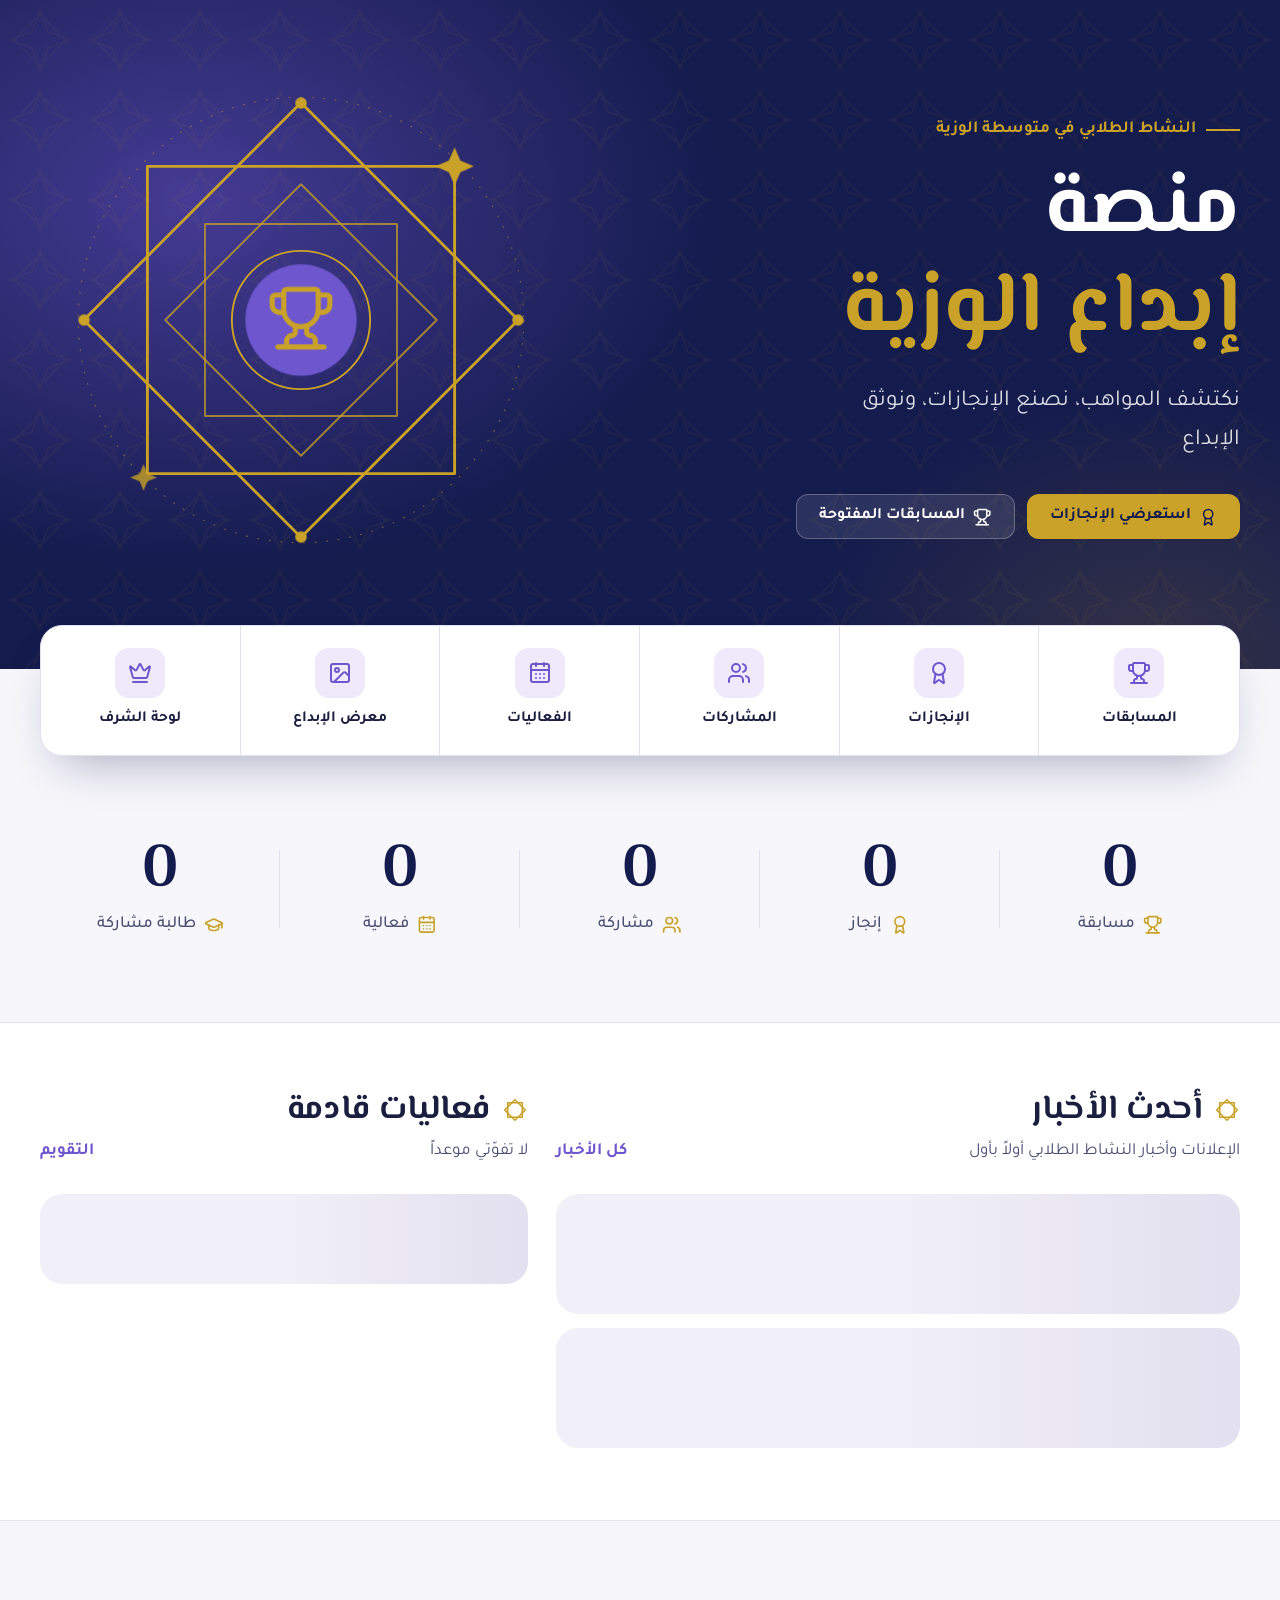
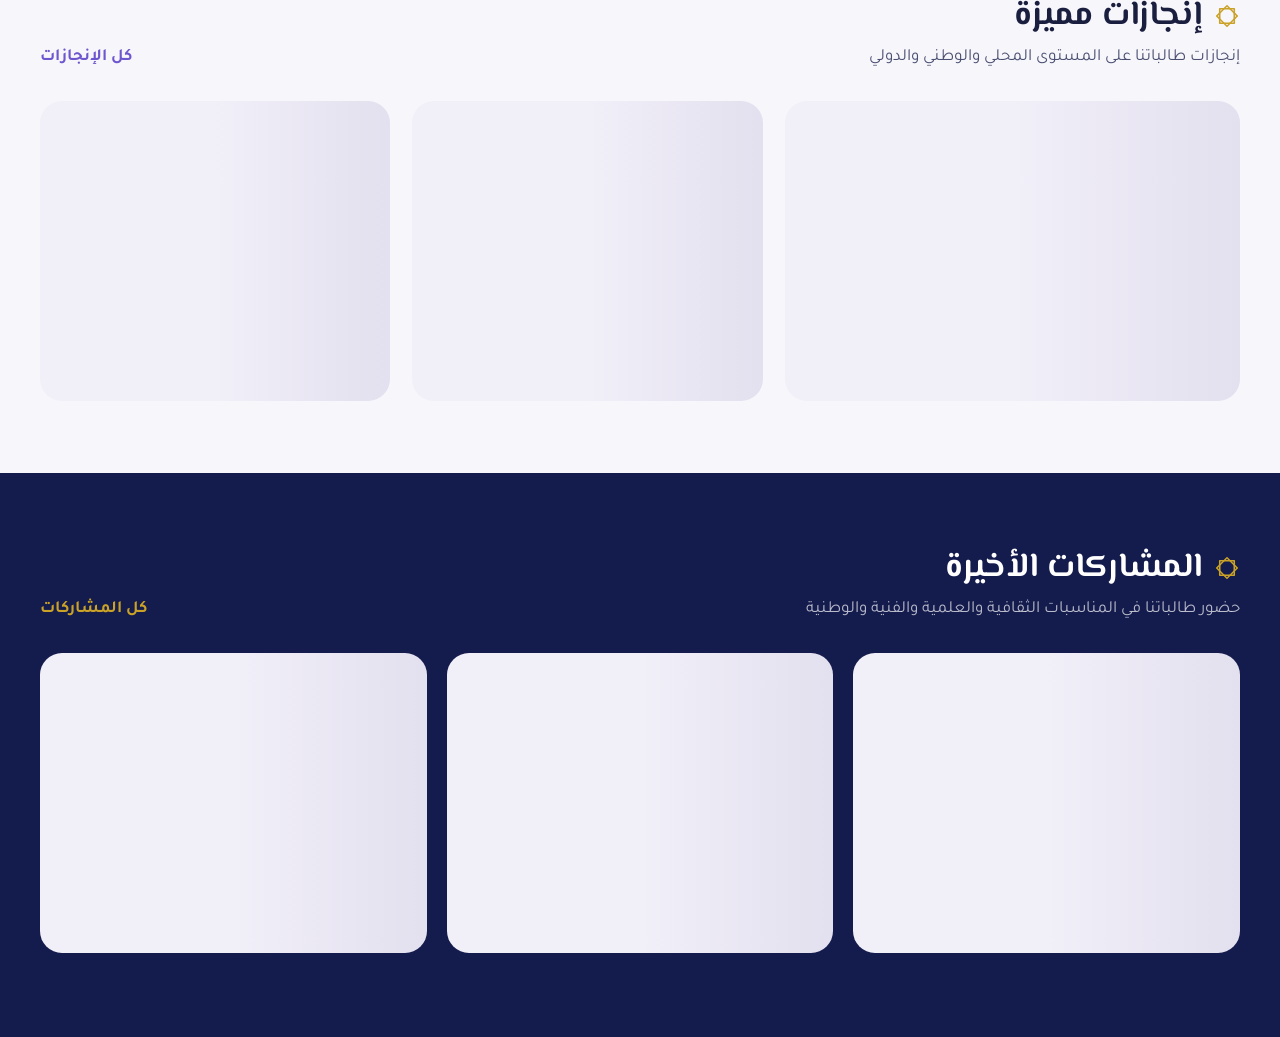
<file: docs/index.html>
<!doctype html>
<html lang="ar" dir="rtl">
<head>
  <meta charset="utf-8">
  <meta name="robots" content="noindex, nofollow">
  <meta name="viewport" content="width=device-width, initial-scale=1">
  <title>منصة إبداع الوزية | النشاط الطلابي في متوسطة الوزية</title>
  <meta name="description" content="المنصة الرسمية للنشاط الطلابي في متوسطة الوزية: المسابقات والإنجازات والمشاركات والفعاليات ومعرض إبداع الطالبات.">
  <meta name="theme-color" content="#141B4D">
  <link rel="icon" href="assets/favicon.svg" type="image/svg+xml">
  <link rel="preload" href="assets/fonts/el-messiri-arabic-700-normal.woff2" as="font" type="font/woff2" crossorigin>
  <link rel="preload" href="assets/fonts/tajawal-arabic-400-normal.woff2" as="font" type="font/woff2" crossorigin>
  <link rel="stylesheet" href="assets/css/main.css">
  <script src="assets/js/supabase.js" defer></script>
  <script src="config.js" defer></script>
  <script src="assets/js/data.js" defer></script>
  <script src="assets/js/common.js" defer></script>
  <script src="assets/js/home.js" defer></script>
</head>
<body>
  <a class="skip" href="#main">تخطي إلى المحتوى</a>
  <div id="site-header"></div>

  <main id="main">
    <section class="hero">
      <div class="hero-pattern" aria-hidden="true"></div>
      <div class="container">
        <div class="hero-in">
          <div class="hero-school" id="hero-school">النشاط الطلابي في متوسطة الوزية</div>
          <h1>منصة<span class="l2">إبداع الوزية</span></h1>
          <p class="hero-tagline" id="tagline">نكتشف المواهب، نصنع الإنجازات، ونوثق الإبداع</p>
          <div class="hero-actions">
            <a class="btn btn-gold" href="achievements.html"><svg class="icon"><use href="assets/icons.svg#i-award"></use></svg> استعرضي الإنجازات</a>
            <a class="btn btn-light" href="competitions.html"><svg class="icon"><use href="assets/icons.svg#i-trophy"></use></svg> المسابقات المفتوحة</a>
          </div>
        </div>
        <div class="hero-art" aria-hidden="true">
          <svg viewBox="0 0 500 500">
            <g class="spin" fill="none" stroke="#C9A227" stroke-width="1.2" opacity=".45">
              <circle cx="250" cy="250" r="232" stroke-dasharray="2 10"/>
            </g>
            <g fill="none" stroke="#C9A227" stroke-linejoin="round">
              <rect class="draw" pathLength="1" x="90" y="90" width="320" height="320" stroke-width="3"/>
              <rect class="draw d2" pathLength="1" x="90" y="90" width="320" height="320" stroke-width="3" transform="rotate(45 250 250)"/>
              <rect class="draw d3" pathLength="1" x="150" y="150" width="200" height="200" stroke-width="2" opacity=".75"/>
              <rect class="draw d3" pathLength="1" x="150" y="150" width="200" height="200" stroke-width="2" opacity=".75" transform="rotate(45 250 250)"/>
              <circle class="draw d4" pathLength="1" cx="250" cy="250" r="72" stroke-width="2"/>
            </g>
            <g class="fade">
              <circle cx="250" cy="250" r="58" fill="#6E56CF"/>
              <g transform="translate(214 212) scale(3)" fill="none" stroke="#C9A227" stroke-width="1.8" stroke-linecap="round" stroke-linejoin="round">
                <path d="M10 14.66V17a1 1 0 0 1-1 1 2 2 0 0 0-2 2v2"/><path d="M14 14.66V17a1 1 0 0 0 1 1 2 2 0 0 1 2 2v2"/><path d="M17.916 10H19.5A2.5 2.5 0 0 0 22 7.5V5a1 1 0 0 0-1-1h-3"/><path d="M4 22h16"/><path d="M6 9a6 6 0 0 0 12 0V3a1 1 0 0 0-1-1H7a1 1 0 0 0-1 1z"/><path d="M6.084 10H4.5A2.5 2.5 0 0 1 2 7.5V5a1 1 0 0 1 1-1h3"/>
              </g>
              <g fill="#C9A227">
                <circle cx="250" cy="24" r="6"/><circle cx="476" cy="250" r="6"/><circle cx="250" cy="476" r="6"/><circle cx="24" cy="250" r="6"/>
                <path d="M410 70 l6 14 14 6 -14 6 -6 14 -6 -14 -14 -6 14 -6z"/>
                <path d="M86 400 l4 10 10 4 -10 4 -4 10 -4 -10 -10 -4 10 -4z" opacity=".8"/>
              </g>
            </g>
          </svg>
        </div>
      </div>
    </section>

    <nav class="quick container" aria-label="انتقال سريع للأقسام">
      <div class="quick-grid">
        <a href="competitions.html"><span class="qi"><svg><use href="assets/icons.svg#i-trophy"></use></svg></span>المسابقات</a>
        <a href="achievements.html"><span class="qi"><svg><use href="assets/icons.svg#i-award"></use></svg></span>الإنجازات</a>
        <a href="participations.html"><span class="qi"><svg><use href="assets/icons.svg#i-users"></use></svg></span>المشاركات</a>
        <a href="events.html"><span class="qi"><svg><use href="assets/icons.svg#i-calendar-days"></use></svg></span>الفعاليات</a>
        <a href="gallery.html"><span class="qi"><svg><use href="assets/icons.svg#i-image"></use></svg></span>معرض الإبداع</a>
        <a href="honor.html"><span class="qi"><svg><use href="assets/icons.svg#i-crown"></use></svg></span>لوحة الشرف</a>
      </div>
    </nav>

    <section class="section" aria-labelledby="stats-h">
      <div class="container">
        <h2 id="stats-h" class="sr-only">إحصائيات النشاط</h2>
        <div class="stats" id="stats">
          <div class="stat"><div class="num" data-key="competitions">0</div><div class="lbl"><svg class="icon"><use href="assets/icons.svg#i-trophy"></use></svg>مسابقة</div></div>
          <div class="stat"><div class="num" data-key="achievements">0</div><div class="lbl"><svg class="icon"><use href="assets/icons.svg#i-award"></use></svg>إنجاز</div></div>
          <div class="stat"><div class="num" data-key="participations">0</div><div class="lbl"><svg class="icon"><use href="assets/icons.svg#i-users"></use></svg>مشاركة</div></div>
          <div class="stat"><div class="num" data-key="events">0</div><div class="lbl"><svg class="icon"><use href="assets/icons.svg#i-calendar-days"></use></svg>فعالية</div></div>
          <div class="stat"><div class="num" data-key="students">0</div><div class="lbl"><svg class="icon"><use href="assets/icons.svg#i-graduation-cap"></use></svg>طالبة مشاركة</div></div>
        </div>
      </div>
    </section>

    <section class="section band" style="padding-top:64px">
      <div class="container split">
        <div>
          <div class="section-head"><div><h2 data-star>أحدث الأخبار</h2><p>الإعلانات وأخبار النشاط الطلابي أولاً بأول</p></div><a class="link-more" href="news.html">كل الأخبار</a></div>
          <div class="news-list" id="home-news"><div class="skeleton" style="min-height:120px"></div><div class="skeleton" style="min-height:120px"></div></div>
        </div>
        <div>
          <div class="section-head"><div><h2 data-star>فعاليات قادمة</h2><p>لا تفوّتي موعداً</p></div><a class="link-more" href="events.html">التقويم</a></div>
          <div class="event-list" id="home-events"><div class="skeleton" style="min-height:90px"></div></div>
          <div id="home-comps" style="margin-top:26px"></div>
        </div>
      </div>
    </section>

    <section class="section">
      <div class="container">
        <div class="section-head"><div><h2 data-star>إنجازات مميزة</h2><p>إنجازات طالباتنا على المستوى المحلي والوطني والدولي</p></div><a class="link-more" href="achievements.html">كل الإنجازات</a></div>
        <div class="feature-grid" id="home-achievements"><div class="skeleton"></div><div class="skeleton"></div><div class="skeleton"></div></div>
      </div>
    </section>

    <section class="section band-navy">
      <div class="container">
        <div class="section-head"><div><h2 data-star>المشاركات الأخيرة</h2><p>حضور طالباتنا في المناسبات الثقافية والعلمية والفنية والوطنية</p></div><a class="link-more" href="participations.html">كل المشاركات</a></div>
        <div class="scroller" id="home-participations"><div class="skeleton"></div><div class="skeleton"></div><div class="skeleton"></div></div>
      </div>
    </section>

    <section class="section" id="home-honor-wrap" hidden>
      <div class="container">
        <div class="section-head"><div><h2 data-star>من لوحة الشرف</h2><p>طالبات متميزات نفخر بهن</p></div><a class="link-more" href="honor.html">لوحة الشرف كاملة</a></div>
        <div class="honor-list" id="home-honor"></div>
      </div>
    </section>
  </main>

  <div id="site-footer"></div>
</body>
</html>
</file>
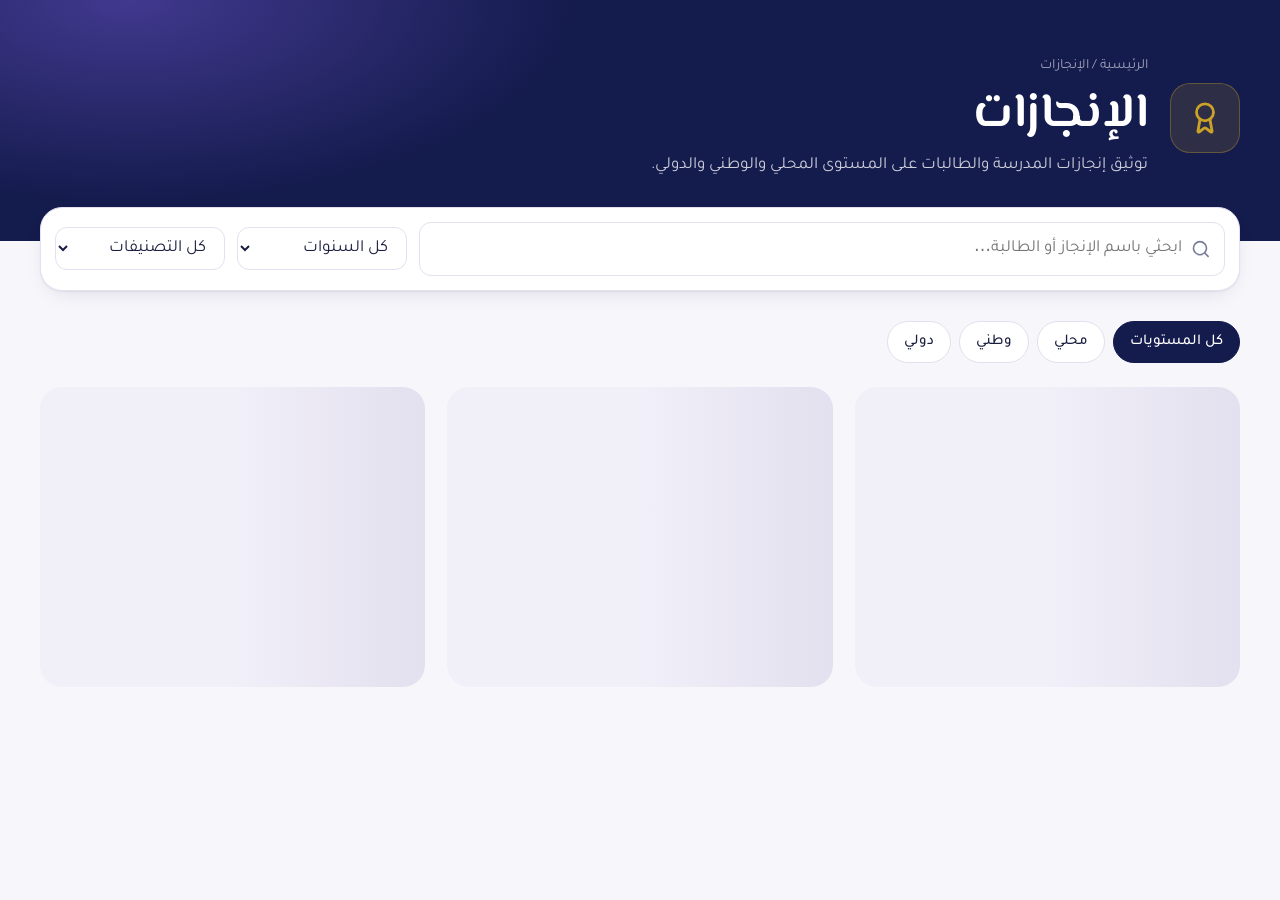
<file: docs/achievements.html>
<!doctype html>
<html lang="ar" dir="rtl">
<head>
  <meta charset="utf-8">
  <meta name="robots" content="noindex, nofollow">
  <meta name="viewport" content="width=device-width, initial-scale=1">
  <title>الإنجازات | منصة إبداع الوزية</title>
  <meta name="description" content="توثيق إنجازات المدرسة والطالبات على المستوى المحلي والوطني والدولي.">
  <meta name="theme-color" content="#141B4D">
  <link rel="icon" href="assets/favicon.svg" type="image/svg+xml">
  <link rel="preload" href="assets/fonts/el-messiri-arabic-700-normal.woff2" as="font" type="font/woff2" crossorigin>
  <link rel="stylesheet" href="assets/css/main.css">
  <script src="assets/js/supabase.js" defer></script>
  <script src="config.js" defer></script>
  <script src="assets/js/data.js" defer></script>
  <script src="assets/js/common.js" defer></script>
  <script src="assets/js/section.js" defer></script>
</head>
<body data-page="achievements">
  <a class="skip" href="#main">تخطي إلى المحتوى</a>
  <div id="site-header"></div>
  <main id="main">
    <section class="page-hero">
      <div class="container">
        <span class="ph-icon"><svg aria-hidden="true"><use href="assets/icons.svg#i-award"></use></svg></span>
        <div>
          <div class="crumbs"><a href="./">الرئيسية</a> / الإنجازات</div>
          <h1>الإنجازات</h1>
          <p>توثيق إنجازات المدرسة والطالبات على المستوى المحلي والوطني والدولي.</p>
        </div>
      </div>
    </section>
    <div class="container" id="page-root" style="padding-bottom:40px"></div>
  </main>
  <div id="site-footer"></div>
</body>
</html>
</file>
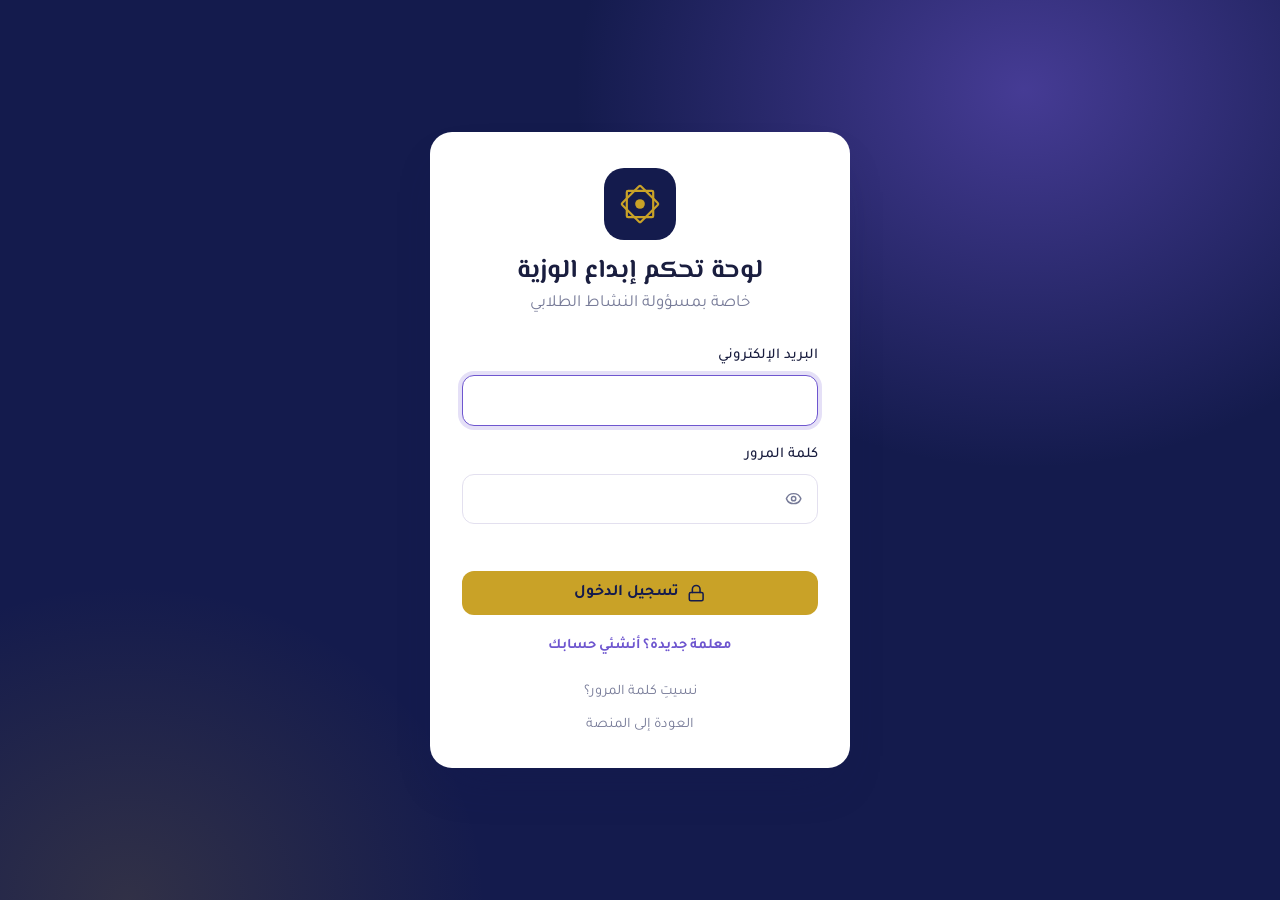
<file: docs/admin.html>
<!doctype html>
<html lang="ar" dir="rtl">
<head>
  <meta charset="utf-8">
  <meta name="viewport" content="width=device-width, initial-scale=1">
  <meta name="robots" content="noindex">
  <title>لوحة التحكم | منصة إبداع الوزية</title>
  <meta name="theme-color" content="#141B4D">
  <link rel="icon" href="assets/favicon.svg" type="image/svg+xml">
  <link rel="stylesheet" href="assets/css/main.css">
  <link rel="stylesheet" href="assets/css/admin.css">
  <script src="assets/js/supabase.js" defer></script>
  <script src="config.js" defer></script>
  <script src="assets/js/data.js" defer></script>
  <script src="assets/js/demo-data.js" defer></script>
  <script src="assets/js/admin-data.js" defer></script>
  <script src="assets/js/admin.js" defer></script>
</head>
<body class="admin">
  <div class="admin-shell" id="shell" hidden>
    <aside class="side" id="side">
      <a class="side-brand" href="./" target="_blank" rel="noopener">
        <svg viewBox="0 0 100 100" aria-hidden="true"><g fill="none" stroke="currentColor" stroke-width="5" stroke-linejoin="round"><rect x="20" y="20" width="60" height="60" rx="3"/><rect x="20" y="20" width="60" height="60" rx="3" transform="rotate(45 50 50)"/></g><circle cx="50" cy="50" r="11" fill="currentColor"/></svg>
        <span><b>إبداع الوزية</b><small>لوحة التحكم</small></span>
      </a>
      <nav id="side-nav" aria-label="أقسام لوحة التحكم"></nav>
      <div class="side-foot">
        <div class="who"><small>مرحباً</small><b id="who-name"></b></div>
        <button class="btn btn-light btn-sm" id="logout"><svg class="icon"><use href="assets/icons.svg#i-log-out"></use></svg> خروج</button>
      </div>
    </aside>
    <div class="admin-main">
      <header class="admin-top">
        <button class="icon-btn side-toggle" id="side-toggle" aria-label="القائمة"><svg class="icon"><use href="assets/icons.svg#i-menu"></use></svg></button>
        <h1 id="view-title">نظرة عامة</h1>
        <div class="top-tools">
          <button class="icon-btn" id="theme-btn" aria-label="تبديل الوضع الليلي"><svg class="icon"><use href="assets/icons.svg#i-moon"></use></svg></button>
          <a class="btn btn-ghost btn-sm" href="./" target="_blank" rel="noopener"><svg class="icon"><use href="assets/icons.svg#i-external-link"></use></svg> عرض الموقع</a>
        </div>
      </header>
      <main class="admin-content" id="view"></main>
    </div>
  </div>
</body>
</html>
</file>
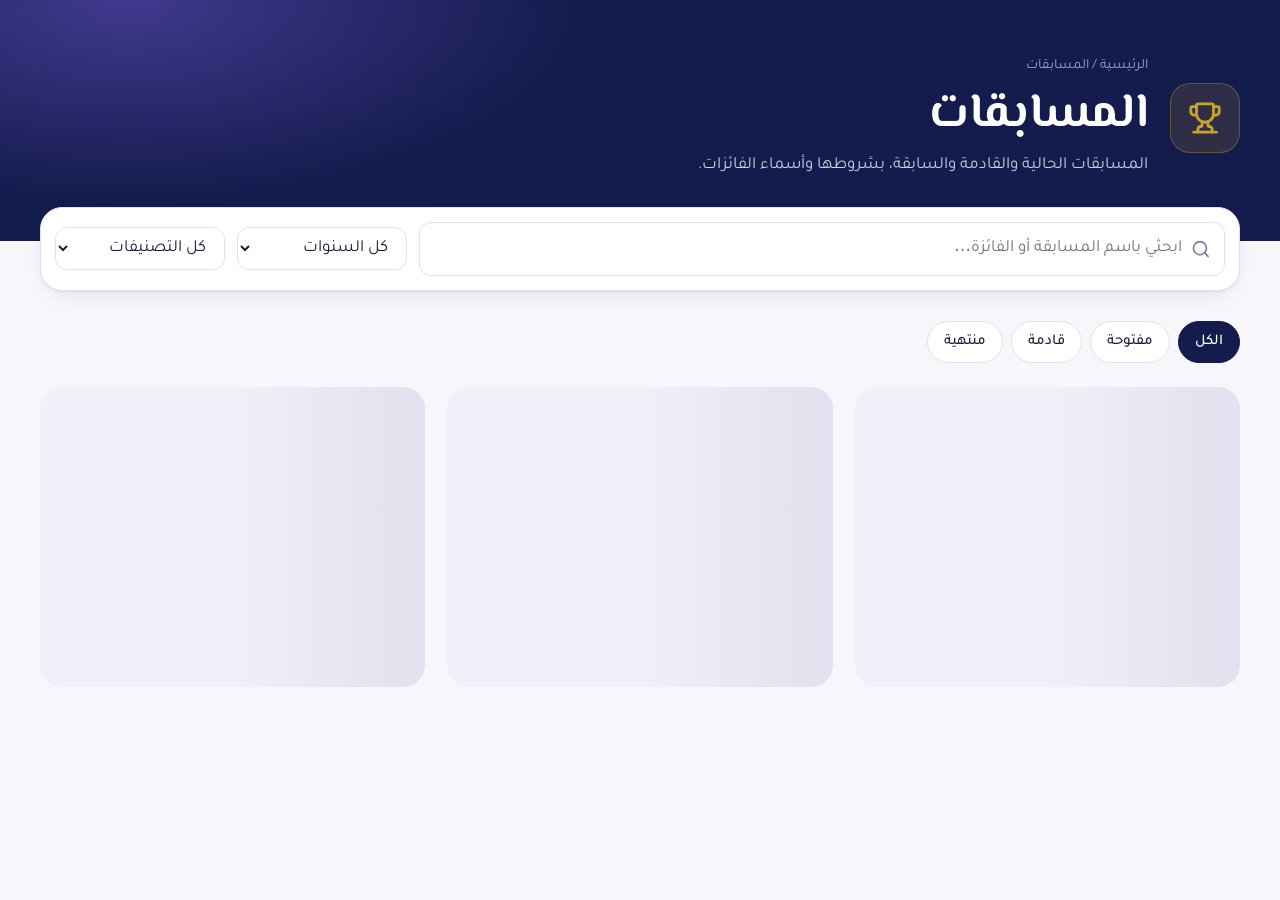
<file: docs/competitions.html>
<!doctype html>
<html lang="ar" dir="rtl">
<head>
  <meta charset="utf-8">
  <meta name="robots" content="noindex, nofollow">
  <meta name="viewport" content="width=device-width, initial-scale=1">
  <title>المسابقات | منصة إبداع الوزية</title>
  <meta name="description" content="المسابقات الحالية والقادمة والسابقة، بشروطها وأسماء الفائزات.">
  <meta name="theme-color" content="#141B4D">
  <link rel="icon" href="assets/favicon.svg" type="image/svg+xml">
  <link rel="preload" href="assets/fonts/el-messiri-arabic-700-normal.woff2" as="font" type="font/woff2" crossorigin>
  <link rel="stylesheet" href="assets/css/main.css">
  <script src="assets/js/supabase.js" defer></script>
  <script src="config.js" defer></script>
  <script src="assets/js/data.js" defer></script>
  <script src="assets/js/common.js" defer></script>
  <script src="assets/js/section.js" defer></script>
</head>
<body data-page="competitions">
  <a class="skip" href="#main">تخطي إلى المحتوى</a>
  <div id="site-header"></div>
  <main id="main">
    <section class="page-hero">
      <div class="container">
        <span class="ph-icon"><svg aria-hidden="true"><use href="assets/icons.svg#i-trophy"></use></svg></span>
        <div>
          <div class="crumbs"><a href="./">الرئيسية</a> / المسابقات</div>
          <h1>المسابقات</h1>
          <p>المسابقات الحالية والقادمة والسابقة، بشروطها وأسماء الفائزات.</p>
        </div>
      </div>
    </section>
    <div class="container" id="page-root" style="padding-bottom:40px"></div>
  </main>
  <div id="site-footer"></div>
</body>
</html>
</file>
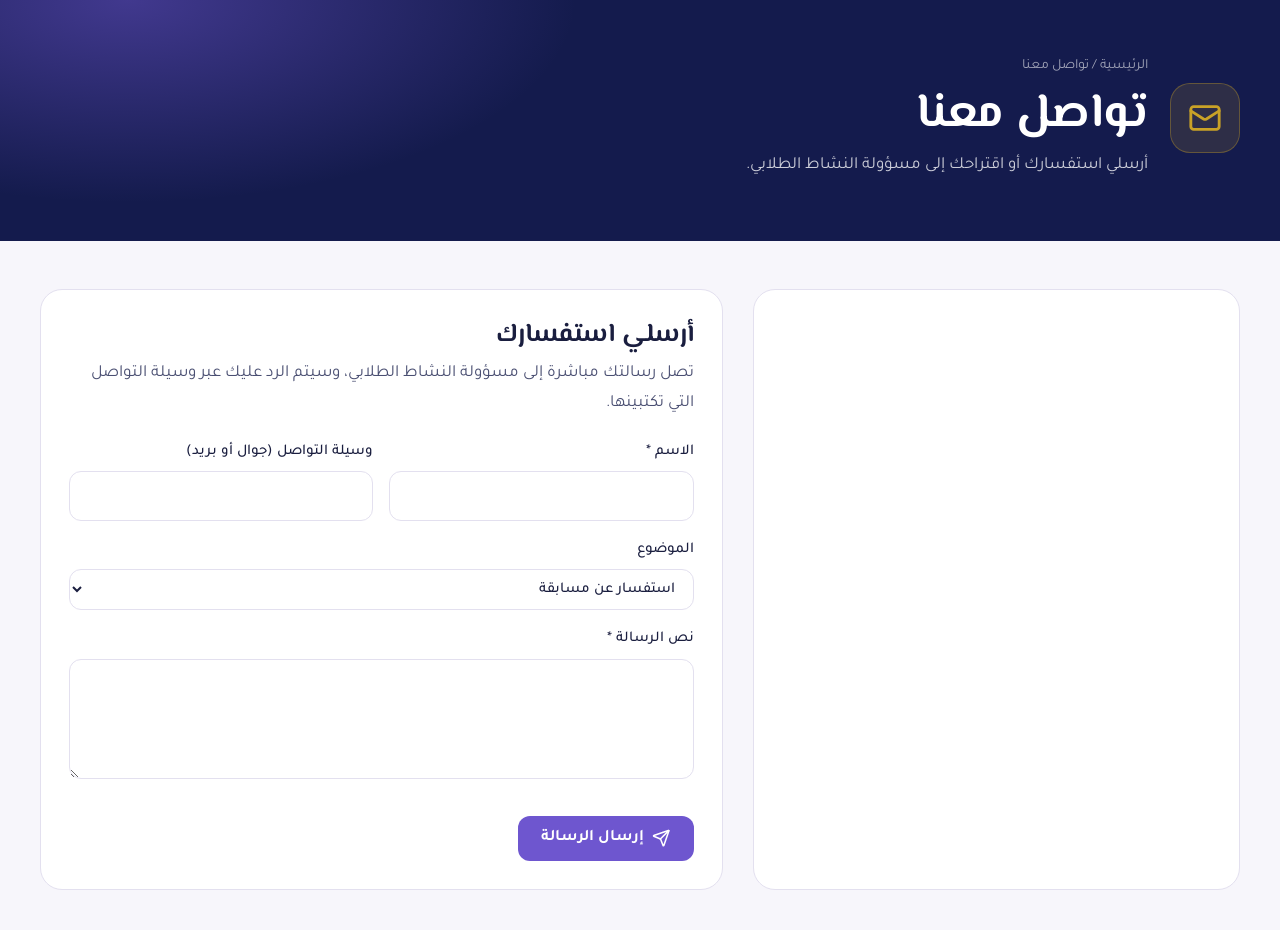
<file: docs/contact.html>
<!doctype html>
<html lang="ar" dir="rtl">
<head>
  <meta charset="utf-8">
  <meta name="robots" content="noindex, nofollow">
  <meta name="viewport" content="width=device-width, initial-scale=1">
  <title>تواصل معنا | منصة إبداع الوزية</title>
  <meta name="description" content="أرسلي استفسارك أو اقتراحك إلى مسؤولة النشاط الطلابي.">
  <meta name="theme-color" content="#141B4D">
  <link rel="icon" href="assets/favicon.svg" type="image/svg+xml">
  <link rel="preload" href="assets/fonts/el-messiri-arabic-700-normal.woff2" as="font" type="font/woff2" crossorigin>
  <link rel="stylesheet" href="assets/css/main.css">
  <script src="assets/js/supabase.js" defer></script>
  <script src="config.js" defer></script>
  <script src="assets/js/data.js" defer></script>
  <script src="assets/js/common.js" defer></script>
  <script src="assets/js/contact.js" defer></script>
</head>
<body data-page="contact">
  <a class="skip" href="#main">تخطي إلى المحتوى</a>
  <div id="site-header"></div>
  <main id="main">
    <section class="page-hero">
      <div class="container">
        <span class="ph-icon"><svg aria-hidden="true"><use href="assets/icons.svg#i-mail"></use></svg></span>
        <div>
          <div class="crumbs"><a href="./">الرئيسية</a> / تواصل معنا</div>
          <h1>تواصل معنا</h1>
          <p>أرسلي استفسارك أو اقتراحك إلى مسؤولة النشاط الطلابي.</p>
        </div>
      </div>
    </section>
    <div class="container" id="page-root" style="padding-bottom:40px"></div>
  </main>
  <div id="site-footer"></div>
</body>
</html>
</file>
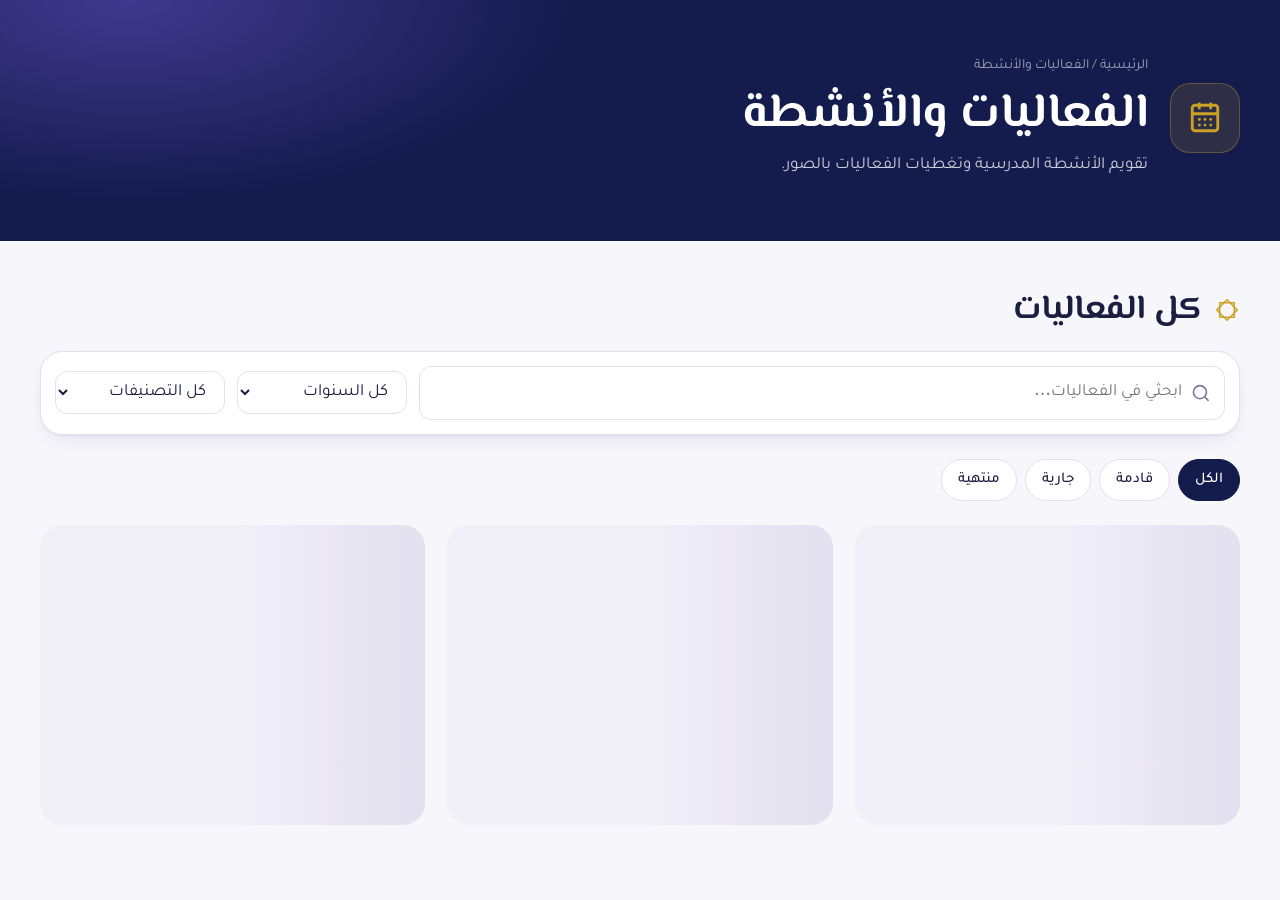
<file: docs/events.html>
<!doctype html>
<html lang="ar" dir="rtl">
<head>
  <meta charset="utf-8">
  <meta name="robots" content="noindex, nofollow">
  <meta name="viewport" content="width=device-width, initial-scale=1">
  <title>الفعاليات والأنشطة | منصة إبداع الوزية</title>
  <meta name="description" content="تقويم الأنشطة المدرسية وتغطيات الفعاليات بالصور.">
  <meta name="theme-color" content="#141B4D">
  <link rel="icon" href="assets/favicon.svg" type="image/svg+xml">
  <link rel="preload" href="assets/fonts/el-messiri-arabic-700-normal.woff2" as="font" type="font/woff2" crossorigin>
  <link rel="stylesheet" href="assets/css/main.css">
  <script src="assets/js/supabase.js" defer></script>
  <script src="config.js" defer></script>
  <script src="assets/js/data.js" defer></script>
  <script src="assets/js/common.js" defer></script>
  <script src="assets/js/section.js" defer></script>
</head>
<body data-page="events">
  <a class="skip" href="#main">تخطي إلى المحتوى</a>
  <div id="site-header"></div>
  <main id="main">
    <section class="page-hero">
      <div class="container">
        <span class="ph-icon"><svg aria-hidden="true"><use href="assets/icons.svg#i-calendar-days"></use></svg></span>
        <div>
          <div class="crumbs"><a href="./">الرئيسية</a> / الفعاليات والأنشطة</div>
          <h1>الفعاليات والأنشطة</h1>
          <p>تقويم الأنشطة المدرسية وتغطيات الفعاليات بالصور.</p>
        </div>
      </div>
    </section>
    <div class="container" id="page-root" style="padding-bottom:40px"></div>
  </main>
  <div id="site-footer"></div>
</body>
</html>
</file>
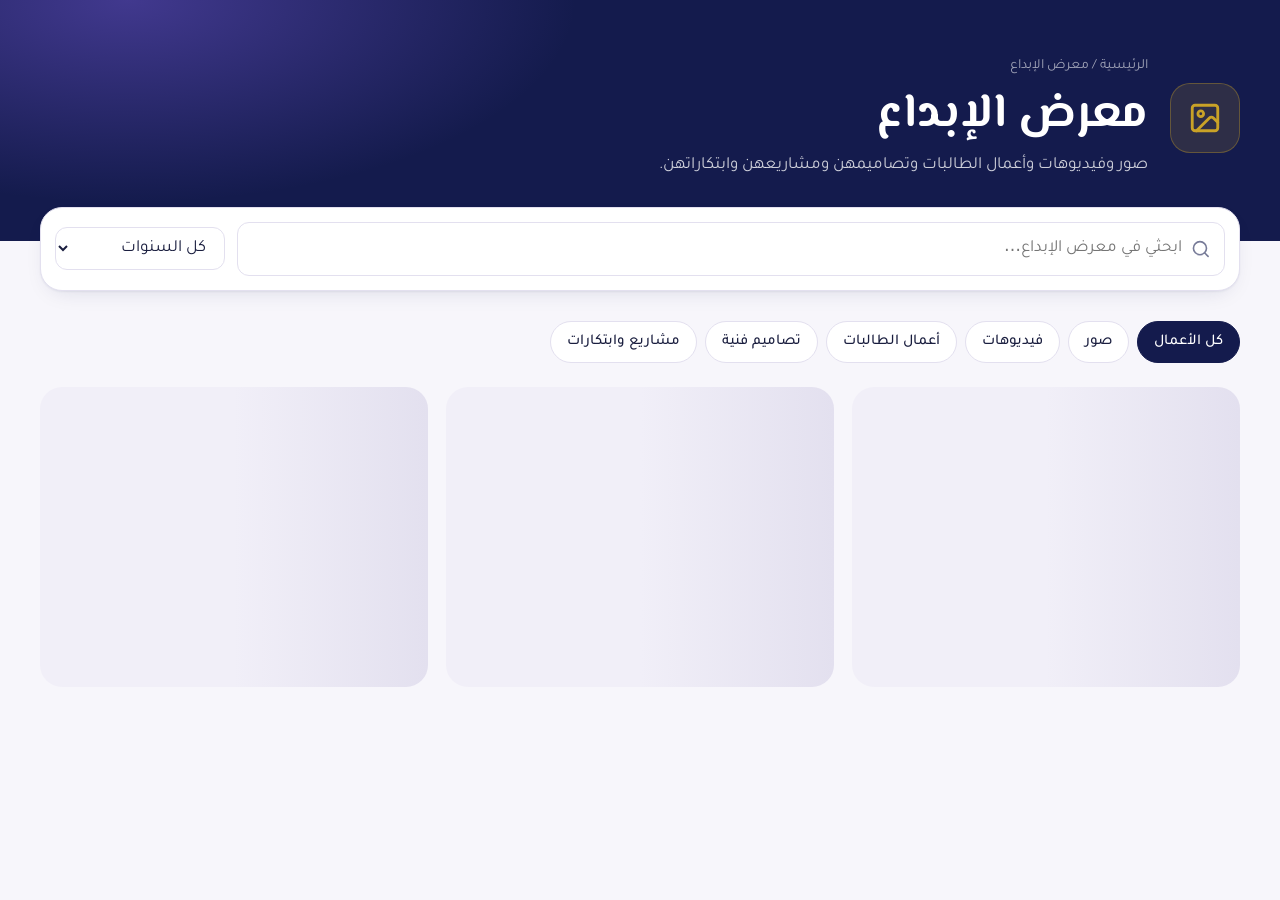
<file: docs/gallery.html>
<!doctype html>
<html lang="ar" dir="rtl">
<head>
  <meta charset="utf-8">
  <meta name="robots" content="noindex, nofollow">
  <meta name="viewport" content="width=device-width, initial-scale=1">
  <title>معرض الإبداع | منصة إبداع الوزية</title>
  <meta name="description" content="صور وفيديوهات وأعمال الطالبات وتصاميمهن ومشاريعهن وابتكاراتهن.">
  <meta name="theme-color" content="#141B4D">
  <link rel="icon" href="assets/favicon.svg" type="image/svg+xml">
  <link rel="preload" href="assets/fonts/el-messiri-arabic-700-normal.woff2" as="font" type="font/woff2" crossorigin>
  <link rel="stylesheet" href="assets/css/main.css">
  <script src="assets/js/supabase.js" defer></script>
  <script src="config.js" defer></script>
  <script src="assets/js/data.js" defer></script>
  <script src="assets/js/common.js" defer></script>
  <script src="assets/js/section.js" defer></script>
</head>
<body data-page="gallery">
  <a class="skip" href="#main">تخطي إلى المحتوى</a>
  <div id="site-header"></div>
  <main id="main">
    <section class="page-hero">
      <div class="container">
        <span class="ph-icon"><svg aria-hidden="true"><use href="assets/icons.svg#i-image"></use></svg></span>
        <div>
          <div class="crumbs"><a href="./">الرئيسية</a> / معرض الإبداع</div>
          <h1>معرض الإبداع</h1>
          <p>صور وفيديوهات وأعمال الطالبات وتصاميمهن ومشاريعهن وابتكاراتهن.</p>
        </div>
      </div>
    </section>
    <div class="container" id="page-root" style="padding-bottom:40px"></div>
  </main>
  <div id="site-footer"></div>
</body>
</html>
</file>
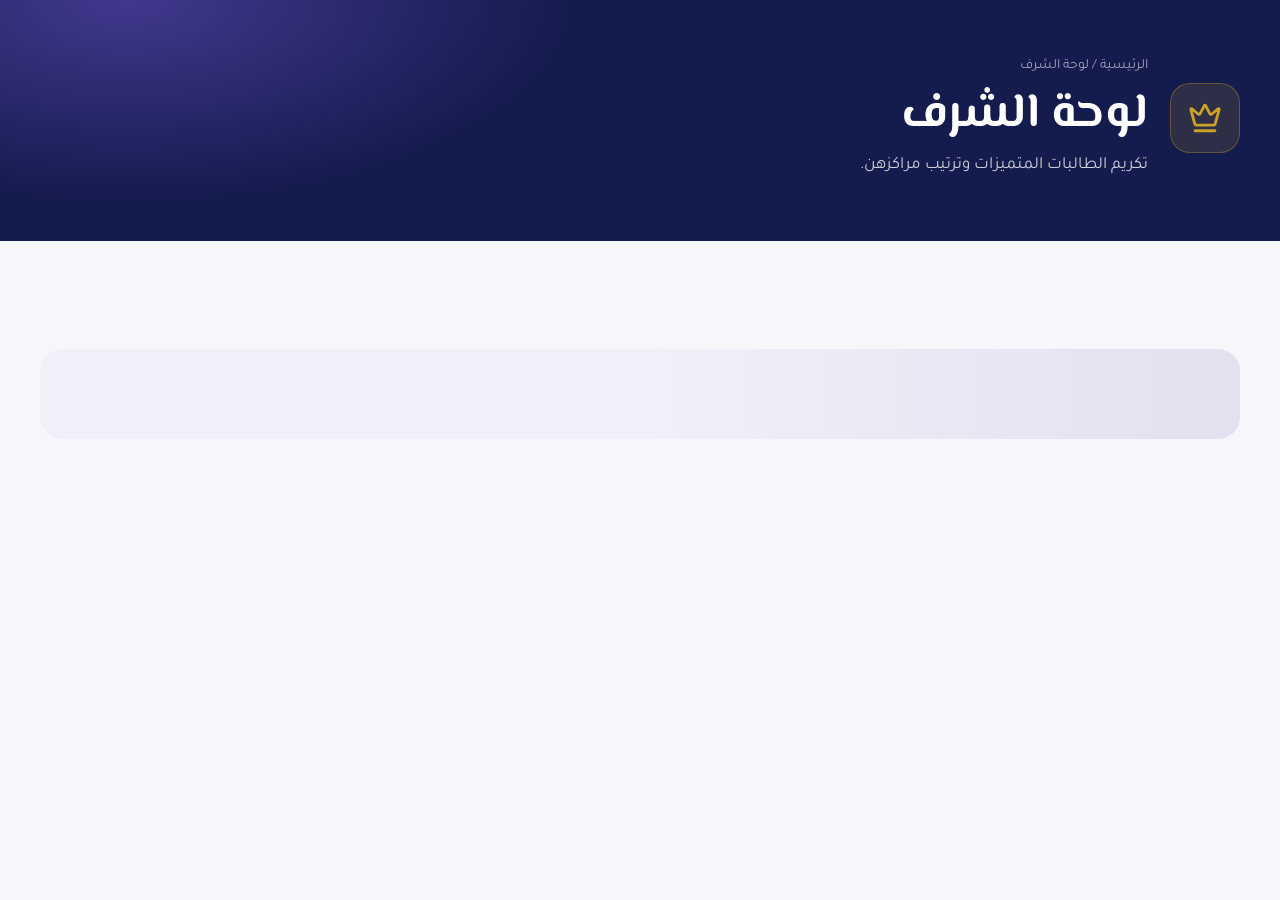
<file: docs/honor.html>
<!doctype html>
<html lang="ar" dir="rtl">
<head>
  <meta charset="utf-8">
  <meta name="robots" content="noindex, nofollow">
  <meta name="viewport" content="width=device-width, initial-scale=1">
  <title>لوحة الشرف | منصة إبداع الوزية</title>
  <meta name="description" content="تكريم الطالبات المتميزات وترتيب مراكزهن.">
  <meta name="theme-color" content="#141B4D">
  <link rel="icon" href="assets/favicon.svg" type="image/svg+xml">
  <link rel="preload" href="assets/fonts/el-messiri-arabic-700-normal.woff2" as="font" type="font/woff2" crossorigin>
  <link rel="stylesheet" href="assets/css/main.css">
  <script src="assets/js/supabase.js" defer></script>
  <script src="config.js" defer></script>
  <script src="assets/js/data.js" defer></script>
  <script src="assets/js/common.js" defer></script>
  <script src="assets/js/section.js" defer></script>
</head>
<body data-page="honor">
  <a class="skip" href="#main">تخطي إلى المحتوى</a>
  <div id="site-header"></div>
  <main id="main">
    <section class="page-hero">
      <div class="container">
        <span class="ph-icon"><svg aria-hidden="true"><use href="assets/icons.svg#i-crown"></use></svg></span>
        <div>
          <div class="crumbs"><a href="./">الرئيسية</a> / لوحة الشرف</div>
          <h1>لوحة الشرف</h1>
          <p>تكريم الطالبات المتميزات وترتيب مراكزهن.</p>
        </div>
      </div>
    </section>
    <div class="container" id="page-root" style="padding-bottom:40px"></div>
  </main>
  <div id="site-footer"></div>
</body>
</html>
</file>
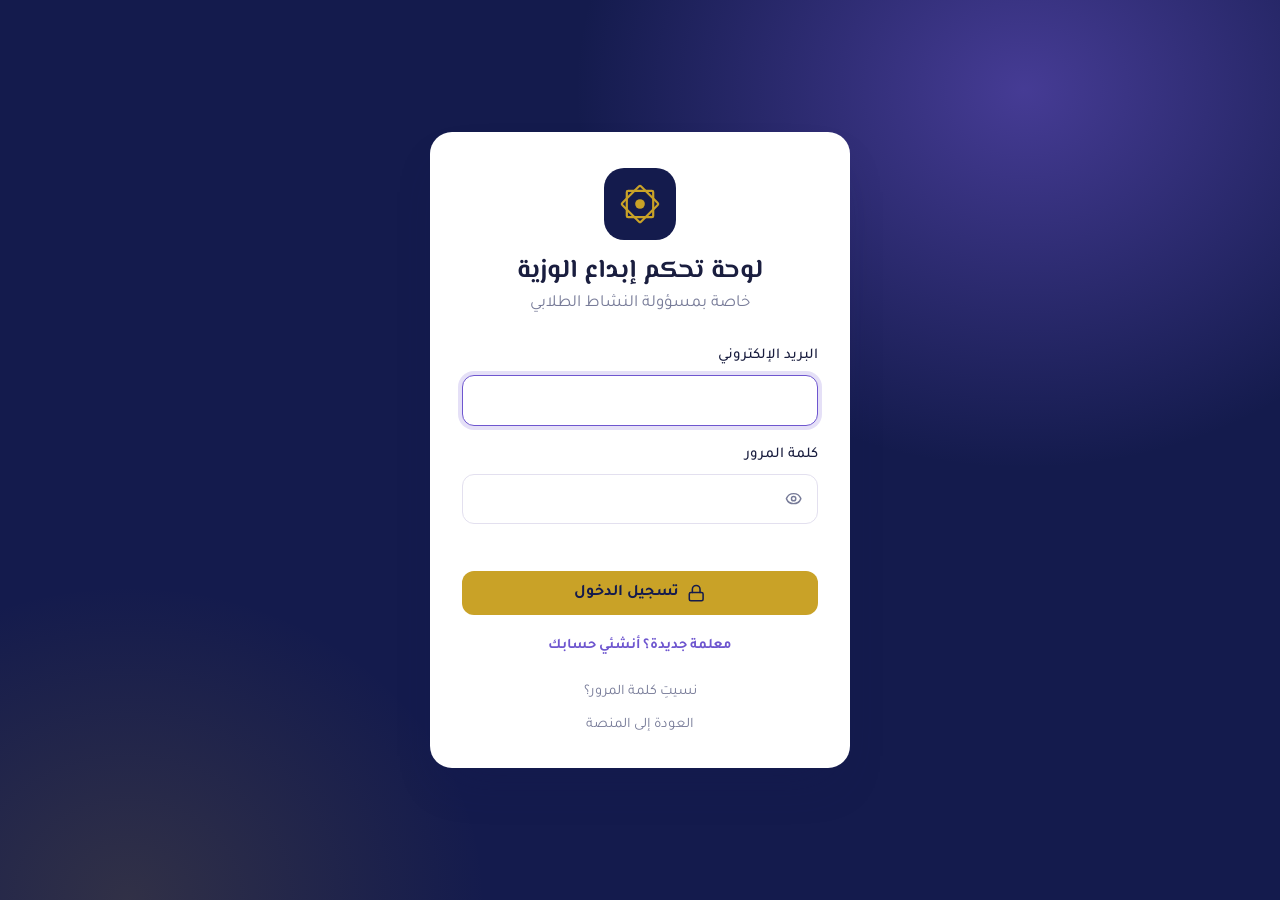
<file: docs/login.html>
<!doctype html>
<html lang="ar" dir="rtl">
<head>
  <meta charset="utf-8">
  <meta name="viewport" content="width=device-width, initial-scale=1">
  <meta name="robots" content="noindex">
  <title>دخول الإدارة | منصة إبداع الوزية</title>
  <meta name="theme-color" content="#141B4D">
  <link rel="icon" href="assets/favicon.svg" type="image/svg+xml">
  <link rel="stylesheet" href="assets/css/main.css">
  <link rel="stylesheet" href="assets/css/admin.css">
  <script src="assets/js/supabase.js" defer></script>
  <script src="config.js" defer></script>
  <script src="assets/js/data.js" defer></script>
  <script src="assets/js/login.js" defer></script>
</head>
<body class="login-page">
  <main class="login-card">
    <a href="./" class="login-brand" aria-label="العودة إلى المنصة">
      <svg viewBox="0 0 100 100" aria-hidden="true"><g fill="none" stroke="currentColor" stroke-width="5" stroke-linejoin="round"><rect x="20" y="20" width="60" height="60" rx="3"/><rect x="20" y="20" width="60" height="60" rx="3" transform="rotate(45 50 50)"/></g><circle cx="50" cy="50" r="11" fill="currentColor"/></svg>
    </a>
    <h1>لوحة تحكم إبداع الوزية</h1>
    <p>خاصة بمسؤولة النشاط الطلابي</p>
    <form id="login-form" novalidate>
      <label class="field">البريد الإلكتروني<input class="input" name="email" type="email" autocomplete="username" required dir="ltr"></label>
      <label class="field">كلمة المرور
        <span class="pw-wrap"><input class="input" name="password" type="password" autocomplete="current-password" required dir="ltr">
        <button type="button" class="pw-toggle" aria-label="إظهار كلمة المرور"><svg class="icon"><use href="assets/icons.svg#i-eye"></use></svg></button></span>
      </label>
      <p class="form-error" role="alert" id="err"></p>
      <button class="btn btn-gold" type="submit" style="width:100%"><svg class="icon"><use href="assets/icons.svg#i-lock"></use></svg> تسجيل الدخول</button>
    </form>
    <form id="reset-form" hidden novalidate>
      <p style="color:var(--ink-2)">اكتبي كلمة مرور جديدة لحسابك.</p>
      <label class="field">كلمة المرور الجديدة<input class="input" name="pw1" type="password" autocomplete="new-password" minlength="8" required dir="ltr"></label>
      <label class="field">تأكيد كلمة المرور<input class="input" name="pw2" type="password" autocomplete="new-password" required dir="ltr"></label>
      <p class="form-error" role="alert" id="err2"></p>
      <button class="btn btn-gold" type="submit" style="width:100%">حفظ كلمة المرور</button>
    </form>
    <form id="signup-form" hidden novalidate>
      <p style="color:var(--ink-2)">إذا أضافتكِ مسؤولة النشاط، سجّلي ببريدك نفسه واختاري كلمة مرور.</p>
      <label class="field">البريد الإلكتروني<input class="input" name="email" type="email" autocomplete="username" required dir="ltr"></label>
      <label class="field">كلمة المرور<input class="input" name="pw1" type="password" autocomplete="new-password" minlength="8" required dir="ltr"></label>
      <label class="field">تأكيد كلمة المرور<input class="input" name="pw2" type="password" autocomplete="new-password" required dir="ltr"></label>
      <p class="form-error" role="alert" id="err3"></p>
      <button class="btn btn-gold" type="submit" style="width:100%">إنشاء الحساب</button>
    </form>
    <button type="button" class="back-link" id="signup-toggle" style="background:none;border:0;cursor:pointer;color:var(--brand);font-weight:700">معلمة جديدة؟ أنشئي حسابك</button><br>
    <button type="button" class="back-link" id="forgot" style="background:none;border:0;cursor:pointer">نسيتِ كلمة المرور؟</button><br>
    <a class="back-link" href="./" style="margin-top:6px">العودة إلى المنصة</a>
  </main>
</body>
</html>
</file>
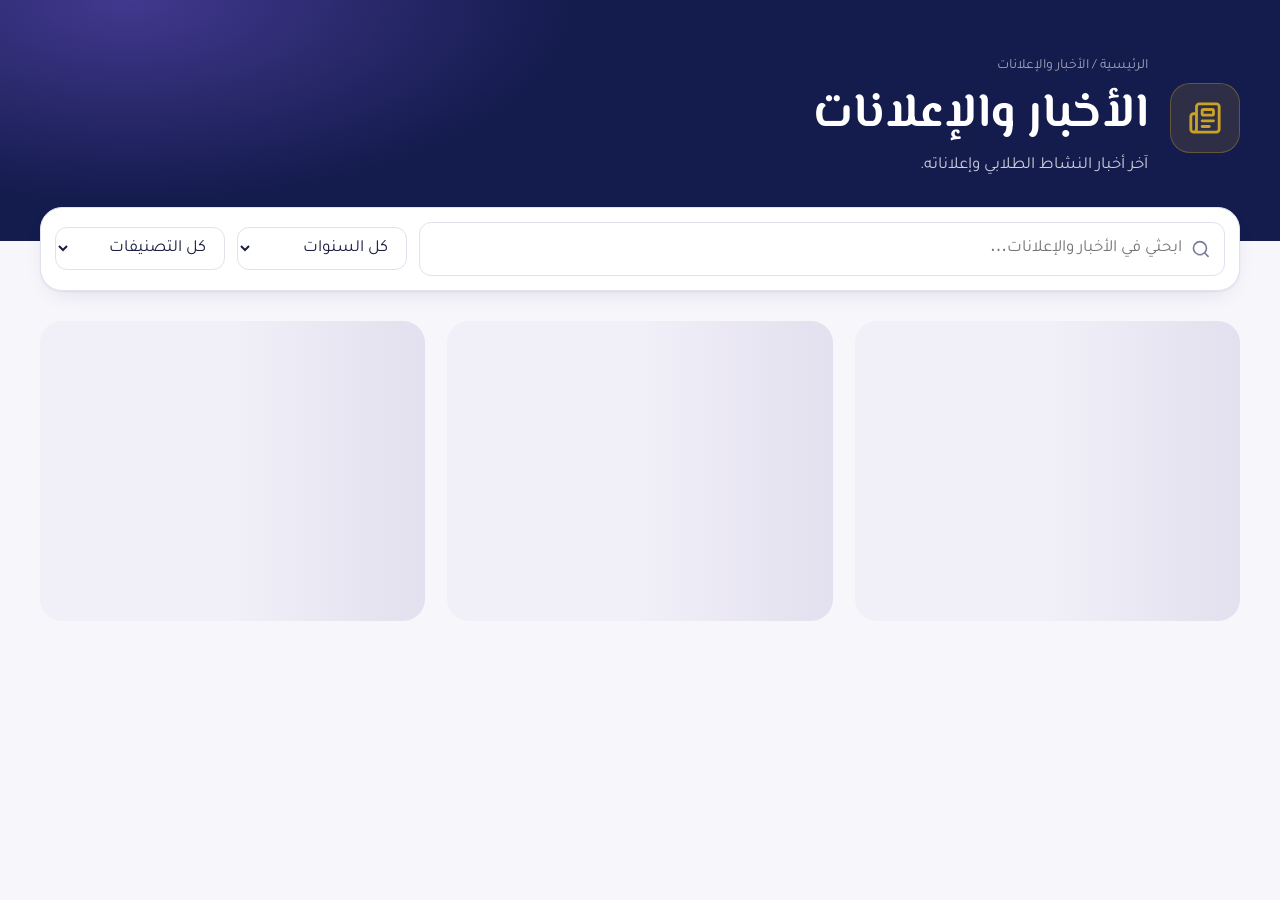
<file: docs/news.html>
<!doctype html>
<html lang="ar" dir="rtl">
<head>
  <meta charset="utf-8">
  <meta name="robots" content="noindex, nofollow">
  <meta name="viewport" content="width=device-width, initial-scale=1">
  <title>الأخبار والإعلانات | منصة إبداع الوزية</title>
  <meta name="description" content="آخر أخبار النشاط الطلابي وإعلاناته.">
  <meta name="theme-color" content="#141B4D">
  <link rel="icon" href="assets/favicon.svg" type="image/svg+xml">
  <link rel="preload" href="assets/fonts/el-messiri-arabic-700-normal.woff2" as="font" type="font/woff2" crossorigin>
  <link rel="stylesheet" href="assets/css/main.css">
  <script src="assets/js/supabase.js" defer></script>
  <script src="config.js" defer></script>
  <script src="assets/js/data.js" defer></script>
  <script src="assets/js/common.js" defer></script>
  <script src="assets/js/section.js" defer></script>
</head>
<body data-page="news">
  <a class="skip" href="#main">تخطي إلى المحتوى</a>
  <div id="site-header"></div>
  <main id="main">
    <section class="page-hero">
      <div class="container">
        <span class="ph-icon"><svg aria-hidden="true"><use href="assets/icons.svg#i-newspaper"></use></svg></span>
        <div>
          <div class="crumbs"><a href="./">الرئيسية</a> / الأخبار والإعلانات</div>
          <h1>الأخبار والإعلانات</h1>
          <p>آخر أخبار النشاط الطلابي وإعلاناته.</p>
        </div>
      </div>
    </section>
    <div class="container" id="page-root" style="padding-bottom:40px"></div>
  </main>
  <div id="site-footer"></div>
</body>
</html>
</file>
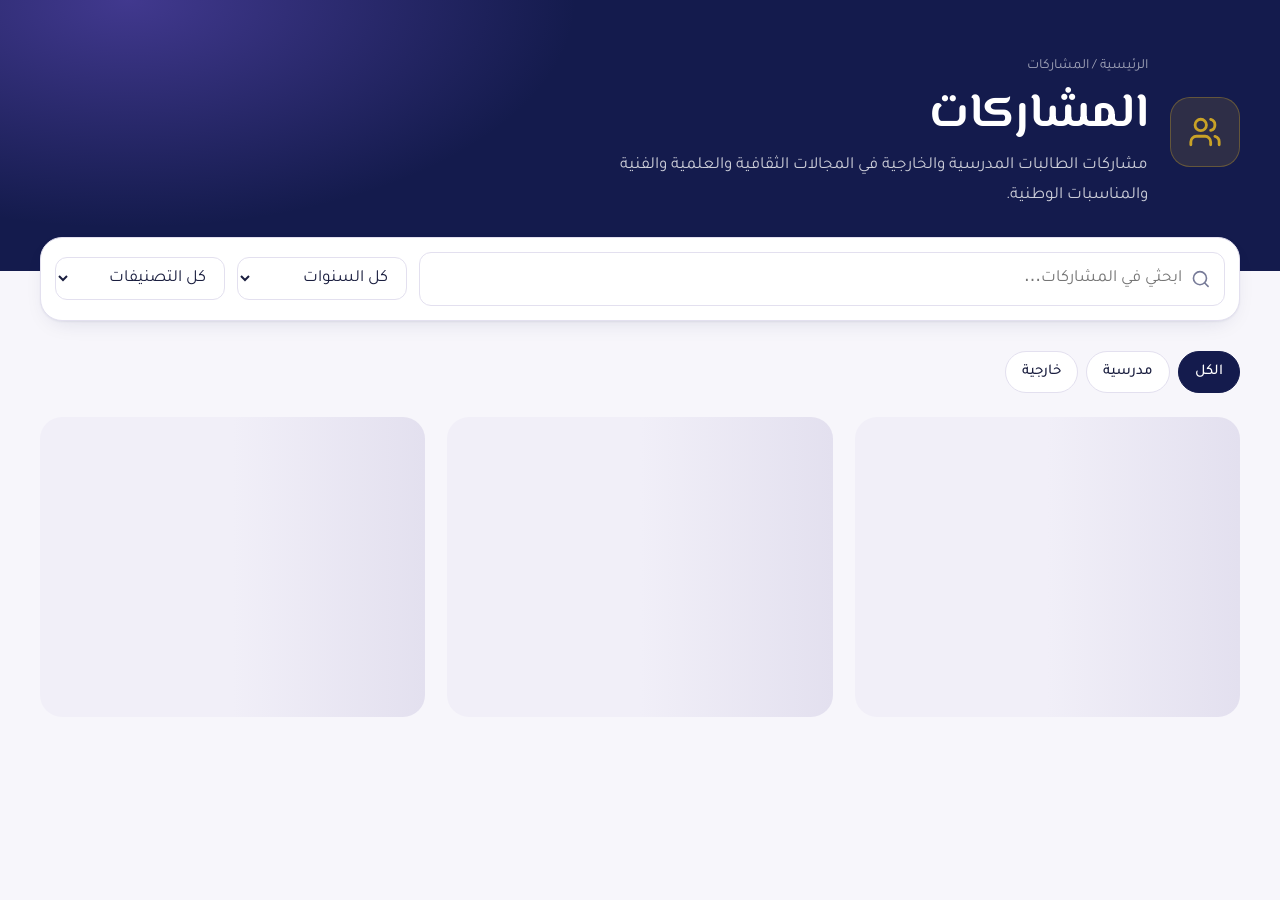
<file: docs/participations.html>
<!doctype html>
<html lang="ar" dir="rtl">
<head>
  <meta charset="utf-8">
  <meta name="robots" content="noindex, nofollow">
  <meta name="viewport" content="width=device-width, initial-scale=1">
  <title>المشاركات | منصة إبداع الوزية</title>
  <meta name="description" content="مشاركات الطالبات المدرسية والخارجية في المجالات الثقافية والعلمية والفنية والمناسبات الوطنية.">
  <meta name="theme-color" content="#141B4D">
  <link rel="icon" href="assets/favicon.svg" type="image/svg+xml">
  <link rel="preload" href="assets/fonts/el-messiri-arabic-700-normal.woff2" as="font" type="font/woff2" crossorigin>
  <link rel="stylesheet" href="assets/css/main.css">
  <script src="assets/js/supabase.js" defer></script>
  <script src="config.js" defer></script>
  <script src="assets/js/data.js" defer></script>
  <script src="assets/js/common.js" defer></script>
  <script src="assets/js/section.js" defer></script>
</head>
<body data-page="participations">
  <a class="skip" href="#main">تخطي إلى المحتوى</a>
  <div id="site-header"></div>
  <main id="main">
    <section class="page-hero">
      <div class="container">
        <span class="ph-icon"><svg aria-hidden="true"><use href="assets/icons.svg#i-users"></use></svg></span>
        <div>
          <div class="crumbs"><a href="./">الرئيسية</a> / المشاركات</div>
          <h1>المشاركات</h1>
          <p>مشاركات الطالبات المدرسية والخارجية في المجالات الثقافية والعلمية والفنية والمناسبات الوطنية.</p>
        </div>
      </div>
    </section>
    <div class="container" id="page-root" style="padding-bottom:40px"></div>
  </main>
  <div id="site-footer"></div>
</body>
</html>
</file>
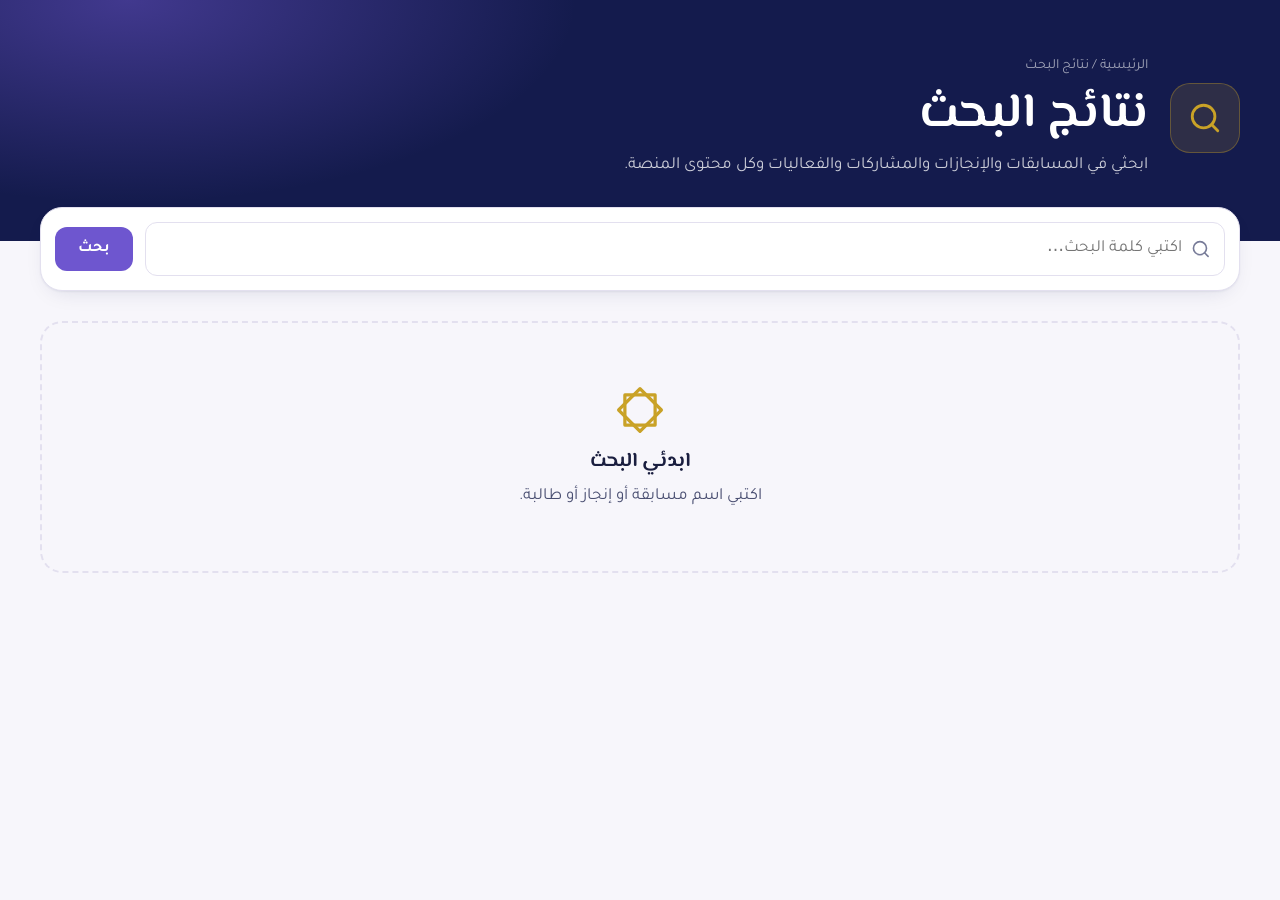
<file: docs/search.html>
<!doctype html>
<html lang="ar" dir="rtl">
<head>
  <meta charset="utf-8">
  <meta name="robots" content="noindex, nofollow">
  <meta name="viewport" content="width=device-width, initial-scale=1">
  <title>نتائج البحث | منصة إبداع الوزية</title>
  <meta name="description" content="ابحثي في المسابقات والإنجازات والمشاركات والفعاليات وكل محتوى المنصة.">
  <meta name="theme-color" content="#141B4D">
  <link rel="icon" href="assets/favicon.svg" type="image/svg+xml">
  <link rel="preload" href="assets/fonts/el-messiri-arabic-700-normal.woff2" as="font" type="font/woff2" crossorigin>
  <link rel="stylesheet" href="assets/css/main.css">
  <script src="assets/js/supabase.js" defer></script>
  <script src="config.js" defer></script>
  <script src="assets/js/data.js" defer></script>
  <script src="assets/js/common.js" defer></script>
  <script src="assets/js/section.js" defer></script>
</head>
<body data-page="search">
  <a class="skip" href="#main">تخطي إلى المحتوى</a>
  <div id="site-header"></div>
  <main id="main">
    <section class="page-hero">
      <div class="container">
        <span class="ph-icon"><svg aria-hidden="true"><use href="assets/icons.svg#i-search"></use></svg></span>
        <div>
          <div class="crumbs"><a href="./">الرئيسية</a> / نتائج البحث</div>
          <h1>نتائج البحث</h1>
          <p>ابحثي في المسابقات والإنجازات والمشاركات والفعاليات وكل محتوى المنصة.</p>
        </div>
      </div>
    </section>
    <div class="container" id="page-root" style="padding-bottom:40px"></div>
  </main>
  <div id="site-footer"></div>
</body>
</html>
</file>
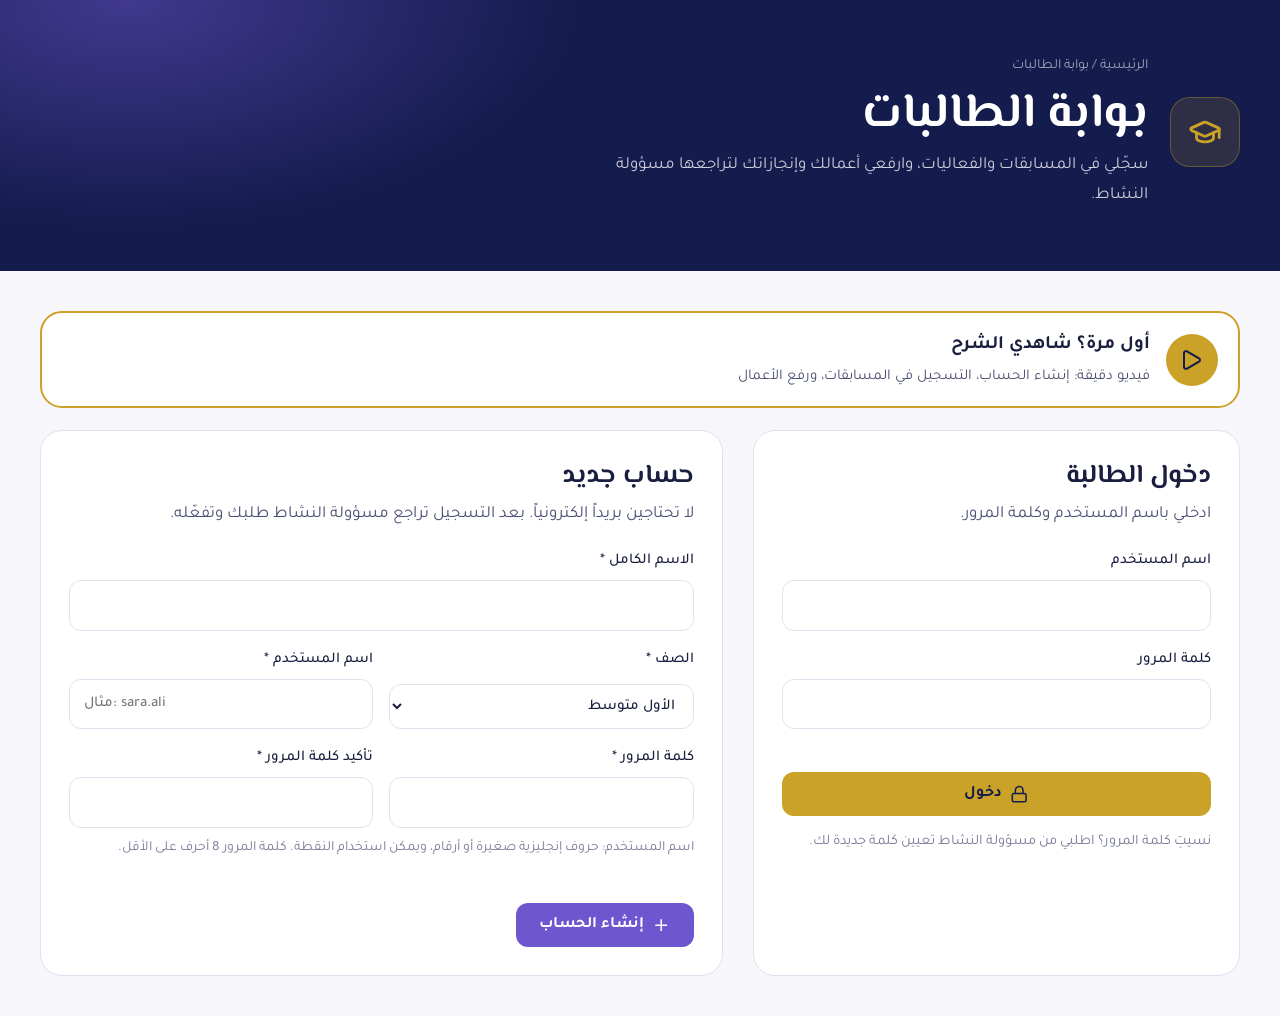
<file: docs/student.html>
<!doctype html>
<html lang="ar" dir="rtl">
<head>
  <meta charset="utf-8">
  <meta name="robots" content="noindex, nofollow">
  <meta name="viewport" content="width=device-width, initial-scale=1">
  <title>بوابة الطالبات | منصة إبداع الوزية</title>
  <meta name="description" content="بوابة طالبات متوسطة الوزية: التسجيل في المسابقات والفعاليات ورفع الأعمال والإنجازات.">
  <meta name="theme-color" content="#141B4D">
  <link rel="icon" href="assets/favicon.svg" type="image/svg+xml">
  <link rel="preload" href="assets/fonts/el-messiri-arabic-700-normal.woff2" as="font" type="font/woff2" crossorigin>
  <link rel="stylesheet" href="assets/css/main.css">
  <script src="assets/js/supabase.js" defer></script>
  <script src="config.js" defer></script>
  <script src="assets/js/data.js" defer></script>
  <script src="assets/js/common.js" defer></script>
  <script src="assets/js/student.js" defer></script>
</head>
<body data-page="student">
  <a class="skip" href="#main">تخطي إلى المحتوى</a>
  <div id="site-header"></div>
  <main id="main">
    <section class="page-hero">
      <div class="container">
        <span class="ph-icon"><svg aria-hidden="true"><use href="assets/icons.svg#i-graduation-cap"></use></svg></span>
        <div>
          <div class="crumbs"><a href="./">الرئيسية</a> / بوابة الطالبات</div>
          <h1>بوابة الطالبات</h1>
          <p>سجّلي في المسابقات والفعاليات، وارفعي أعمالك وإنجازاتك لتراجعها مسؤولة النشاط.</p>
        </div>
      </div>
    </section>
    <div class="container" id="page-root" style="padding-bottom:40px"></div>
  </main>
  <div id="site-footer"></div>
</body>
</html>
</file>
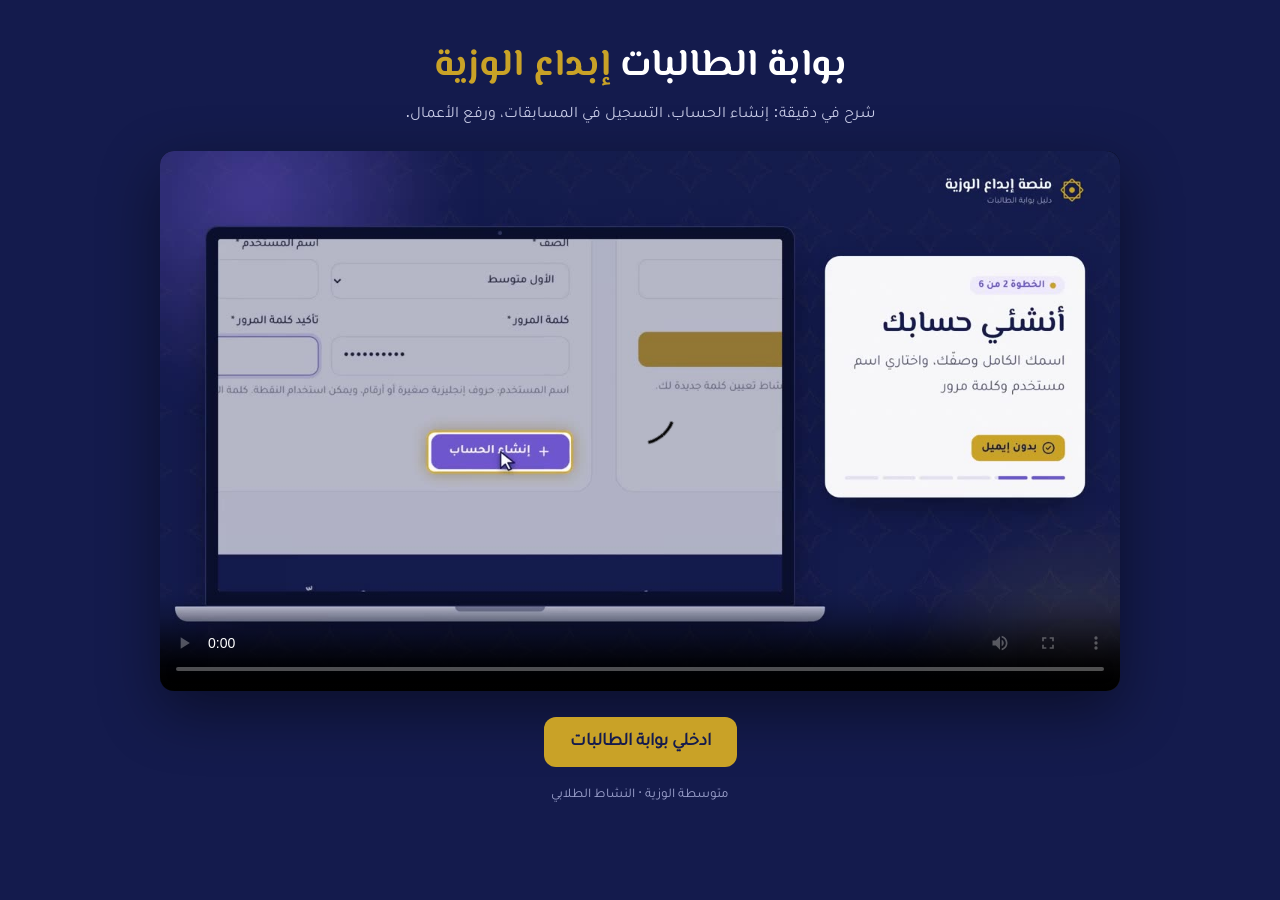
<file: docs/guide/students.html>
<!doctype html>
<html lang="ar" dir="rtl">
<head>
<meta charset="utf-8">
<meta name="viewport" content="width=device-width, initial-scale=1">
<meta name="robots" content="noindex, nofollow">
<title>شرح بوابة الطالبات · منصة إبداع الوزية</title>
<meta property="og:title" content="شرح بوابة الطالبات · منصة إبداع الوزية">
<meta property="og:description" content="فيديو دقيقة: كيف تنشئين حسابك، وتسجّلين في المسابقات، وترفعين أعمالك.">
<meta property="og:image" content="students-poster.jpg">
<style>
@font-face{font-family:Tajawal;src:url(../assets/fonts/tajawal-arabic-400-normal.woff2) format('woff2');font-weight:400}
@font-face{font-family:Messiri;src:url(../assets/fonts/el-messiri-arabic-700-normal.woff2) format('woff2');font-weight:700}
*{box-sizing:border-box}
body{margin:0;min-height:100vh;background:#141B4D;color:#fff;font-family:Tajawal,system-ui,sans-serif;display:flex;flex-direction:column;align-items:center;padding:28px 16px 40px}
h1{font-family:Messiri,serif;font-size:clamp(24px,5vw,38px);margin:8px 0 6px;text-align:center}
h1 span{color:#C9A227}
p{margin:0 0 22px;color:#C9CCE8;text-align:center;line-height:1.7}
video{width:100%;max-width:960px;border-radius:14px;background:#000;box-shadow:0 20px 60px rgba(0,0,0,.45)}
.go{margin-top:26px;display:inline-flex;align-items:center;gap:8px;background:#C9A227;color:#141B4D;font-weight:700;text-decoration:none;padding:14px 26px;border-radius:12px;font-size:18px}
.go:focus-visible{outline:3px solid #fff;outline-offset:3px}
small{margin-top:18px;color:#9FA4CF}
</style>
</head>
<body>
<h1>بوابة الطالبات <span>إبداع الوزية</span></h1>
<p>شرح في دقيقة: إنشاء الحساب، التسجيل في المسابقات، ورفع الأعمال.</p>
<video controls playsinline preload="metadata" poster="students-poster.jpg" src="students.mp4"></video>
<a class="go" href="../student.html">ادخلي بوابة الطالبات</a>
<small>متوسطة الوزية · النشاط الطلابي</small>
</body>
</html>
</file>
<file: docs/assets/css/main.css>
/* ============ منصة إبداع الوزية — الهوية البصرية ============ */
@font-face { font-family: 'Tajawal'; font-weight: 400; font-display: swap; src: url(../fonts/tajawal-arabic-400-normal.woff2) format('woff2'); unicode-range: U+0600-06FF, U+0750-077F, U+FB50-FDFF, U+FE70-FEFF, U+200C-200F; }
@font-face { font-family: 'Tajawal'; font-weight: 500; font-display: swap; src: url(../fonts/tajawal-arabic-500-normal.woff2) format('woff2'); unicode-range: U+0600-06FF, U+0750-077F, U+FB50-FDFF, U+FE70-FEFF, U+200C-200F; }
@font-face { font-family: 'Tajawal'; font-weight: 700; font-display: swap; src: url(../fonts/tajawal-arabic-700-normal.woff2) format('woff2'); unicode-range: U+0600-06FF, U+0750-077F, U+FB50-FDFF, U+FE70-FEFF, U+200C-200F; }
@font-face { font-family: 'Tajawal'; font-weight: 400; font-display: swap; src: url(../fonts/tajawal-latin-400-normal.woff2) format('woff2'); unicode-range: U+0000-00FF; }
@font-face { font-family: 'Tajawal'; font-weight: 500; font-display: swap; src: url(../fonts/tajawal-latin-500-normal.woff2) format('woff2'); unicode-range: U+0000-00FF; }
@font-face { font-family: 'Tajawal'; font-weight: 700; font-display: swap; src: url(../fonts/tajawal-latin-700-normal.woff2) format('woff2'); unicode-range: U+0000-00FF; }
@font-face { font-family: 'El Messiri'; font-weight: 600; font-display: swap; src: url(../fonts/el-messiri-arabic-600-normal.woff2) format('woff2'); unicode-range: U+0600-06FF, U+0750-077F, U+FB50-FDFF, U+FE70-FEFF; }
@font-face { font-family: 'El Messiri'; font-weight: 700; font-display: swap; src: url(../fonts/el-messiri-arabic-700-normal.woff2) format('woff2'); unicode-range: U+0600-06FF, U+0750-077F, U+FB50-FDFF, U+FE70-FEFF; }
@font-face { font-family: 'El Messiri'; font-weight: 700; font-display: swap; src: url(../fonts/el-messiri-latin-700-normal.woff2) format('woff2'); unicode-range: U+0000-00FF; }

:root {
  --navy: #141B4D;
  --navy-2: #1F2766;
  --purple: #6E56CF;
  --purple-soft: #EEEAFB;
  --gold: #C9A227;
  --gold-soft: #F7EFD2;
  --white: #FFFFFF;

  --bg: #F7F6FB;
  --surface: #FFFFFF;
  --surface-2: #F1EFF8;
  --ink: #1A1E3F;
  --ink-2: #4A4F72;
  --ink-3: #777B98;
  --line: #E3E0EF;
  --brand: var(--purple);
  --on-brand: #fff;
  --ok: #1F8A5B; --ok-bg: #E3F4EC;
  --warn: #A86B00; --warn-bg: #FCF1DC;
  --muted-bg: #ECEBF2;
  --danger: #C0392B;

  --font: 'Tajawal', system-ui, 'Segoe UI', Tahoma, sans-serif;
  --display: 'El Messiri', 'Tajawal', serif;
  --r-sm: 8px; --r: 14px; --r-lg: 22px;
  --shadow: 0 1px 2px rgba(20, 27, 77, .06), 0 8px 24px -12px rgba(20, 27, 77, .18);
  --shadow-lg: 0 24px 48px -20px rgba(20, 27, 77, .35);
  --container: 1200px;
  --header-h: 72px;
  --ease: cubic-bezier(.2, .7, .2, 1);
  color-scheme: light;
}
[data-theme="dark"] {
  --bg: #0D1130;
  --surface: #161B44;
  --surface-2: #1D2352;
  --ink: #EEF0FF;
  --ink-2: #BCC0E0;
  --ink-3: #8A8FB8;
  --line: #2A3166;
  --purple-soft: #2A2560;
  --gold-soft: #3A3317;
  --ok-bg: #133A2C; --ok: #5BD39A;
  --warn-bg: #3D2E0D; --warn: #F0C060;
  --muted-bg: #252B5A;
  --brand: #9B87F5;
  --shadow: 0 1px 2px rgba(0,0,0,.3), 0 8px 24px -12px rgba(0,0,0,.6);
  color-scheme: dark;
}

*, *::before, *::after { box-sizing: border-box; }
[hidden] { display: none !important; }
html { scroll-behavior: smooth; -webkit-text-size-adjust: 100%; }
@media (prefers-reduced-motion: reduce) { html { scroll-behavior: auto; } *, *::before, *::after { animation-duration: .001ms !important; transition-duration: .001ms !important; } }
body { margin: 0; font-family: var(--font); font-size: 17px; line-height: 1.75; color: var(--ink); background: var(--bg); transition: background .3s, color .3s; }
img, video { max-width: 100%; display: block; }
a { color: inherit; text-decoration: none; }
button, input, select, textarea { font: inherit; color: inherit; }
h1, h2, h3, h4 { font-family: var(--display); line-height: 1.35; margin: 0; font-weight: 700; color: var(--ink); }
p { margin: 0; }
:focus-visible { outline: 3px solid var(--gold); outline-offset: 2px; border-radius: 6px; }
.sr-only { position: absolute; width: 1px; height: 1px; overflow: hidden; clip: rect(0 0 0 0); white-space: nowrap; }
.container { width: min(100% - 40px, var(--container)); margin-inline: auto; }
.icon { width: 1.15em; height: 1.15em; flex: none; vertical-align: -0.2em; }
.skip { position: absolute; inset-inline-start: 12px; top: -60px; background: var(--gold); color: var(--navy); padding: 8px 14px; border-radius: 8px; z-index: 200; }
.skip:focus { top: 12px; }

/* ---------- الشريط العلوي ---------- */
.announce-bar { background: var(--gold); color: var(--navy); font-weight: 700; text-align: center; padding: 6px 16px; font-size: 15px; }
.demo-bar { background: var(--warn-bg); color: var(--warn); text-align: center; padding: 6px 16px; font-size: 14px; border-bottom: 1px solid var(--line); }
.site-header { position: sticky; top: 0; z-index: 50; background: color-mix(in srgb, var(--navy) 94%, transparent); backdrop-filter: blur(12px); color: #fff; border-bottom: 1px solid rgba(201,162,39,.25); }
.site-header .bar { height: var(--header-h); display: flex; align-items: center; gap: 18px; }
.brand { display: flex; align-items: center; gap: 10px; flex: none; }
.brand-mark { width: 40px; height: 40px; color: var(--gold); }
.brand-text { display: flex; flex-direction: column; line-height: 1.2; }
.brand-text b { font-family: var(--display); font-size: 21px; color: #fff; }
.brand-text small { font-size: 12.5px; color: rgba(255,255,255,.65); }
.main-nav { display: flex; gap: 2px; margin-inline-start: auto; }
.main-nav a { padding: 8px 12px; border-radius: 10px; font-size: 15.5px; color: rgba(255,255,255,.82); transition: background .2s, color .2s; white-space: nowrap; }
.main-nav a:hover { background: rgba(255,255,255,.08); color: #fff; }
.main-nav a[aria-current="page"] { color: var(--gold); background: rgba(201,162,39,.12); }
.header-tools { display: flex; gap: 6px; align-items: center; }
.icon-btn { position: relative; width: 42px; height: 42px; display: inline-grid; place-items: center; border-radius: 12px; border: 0; background: rgba(255,255,255,.07); color: #fff; cursor: pointer; transition: background .2s, transform .2s; }
.icon-btn:hover { background: rgba(255,255,255,.15); }
.icon-btn .icon { width: 20px; height: 20px; }
.icon-btn .dot { position: absolute; top: 7px; inset-inline-end: 7px; min-width: 18px; height: 18px; padding: 0 4px; border-radius: 9px; background: var(--gold); color: var(--navy); font-size: 11px; font-weight: 700; display: grid; place-items: center; line-height: 1; }
.menu-btn { display: none; }
.theme-toggle .sun { display: none; }
[data-theme="dark"] .theme-toggle .sun { display: block; }
[data-theme="dark"] .theme-toggle .moon { display: none; }

@media (max-width: 1200px) {
  .site-header { backdrop-filter: none; background: var(--navy); }
  .menu-btn { display: inline-grid; }
  .main-nav { position: fixed; top: var(--header-h); inset-inline: 0; bottom: 0; flex-direction: column; gap: 4px; padding: 20px; background: var(--navy); transform: translateX(100%); transition: transform .35s var(--ease); overflow-y: auto; margin: 0; }
  .main-nav.open { transform: none; }
  .main-nav a { font-size: 18px; padding: 14px 16px; }
  .header-tools { margin-inline-start: auto; }
}
@media (max-width: 480px) { .brand-text small { display: none; } .brand-text b { font-size: 18px; } .header-tools { gap: 4px; } .icon-btn { width: 38px; height: 38px; } }

/* لوحة البحث والإشعارات */
.popover { position: absolute; top: calc(100% + 8px); inset-inline-end: 0; width: min(380px, calc(100vw - 24px)); background: var(--surface); color: var(--ink); border: 1px solid var(--line); border-radius: var(--r); box-shadow: var(--shadow-lg); padding: 10px; display: none; z-index: 60; }
.popover.open { display: block; animation: pop .2s var(--ease); }
@keyframes pop { from { opacity: 0; transform: translateY(-6px); } }
.tool-wrap { position: relative; }
.notif-list { list-style: none; margin: 0; padding: 0; max-height: 60vh; overflow: auto; }
.notif-list li a { display: block; padding: 10px 12px; border-radius: 10px; }
.notif-list li a:hover { background: var(--surface-2); }
.notif-list .new { border-inline-start: 3px solid var(--gold); }
.notif-list b { display: block; font-size: 15px; line-height: 1.5; }
.notif-list small { color: var(--ink-3); }
.popover-head { display: flex; justify-content: space-between; align-items: center; padding: 4px 8px 10px; border-bottom: 1px solid var(--line); margin-bottom: 6px; font-weight: 700; }
.search-form { display: flex; gap: 8px; }
.search-form input { flex: 1; min-width: 0; }

/* ---------- عناصر عامة ---------- */
.btn { display: inline-flex; align-items: center; justify-content: center; gap: 8px; padding: 11px 22px; border-radius: 12px; border: 1px solid transparent; font-weight: 700; font-size: 16px; cursor: pointer; transition: transform .2s var(--ease), background .2s, box-shadow .2s, border-color .2s; line-height: 1.3; white-space: nowrap; }
.btn:active { transform: scale(.97); }
.btn-gold { background: var(--gold); color: var(--navy); }
.btn-gold:hover { background: #D8B23A; box-shadow: 0 8px 20px -8px rgba(201,162,39,.7); }
.btn-primary { background: var(--brand); color: #fff; }
.btn-primary:hover { filter: brightness(1.08); box-shadow: 0 8px 20px -8px rgba(110,86,207,.7); }
.btn-ghost { background: transparent; border-color: var(--line); color: var(--ink); }
.btn-ghost:hover { border-color: var(--brand); color: var(--brand); }
.btn-light { background: rgba(255,255,255,.1); border-color: rgba(255,255,255,.25); color: #fff; }
.btn-light:hover { background: rgba(255,255,255,.18); }
.btn-sm { padding: 7px 14px; font-size: 14.5px; border-radius: 10px; }
.btn-danger { background: var(--danger); color: #fff; }
.btn[disabled] { opacity: .55; pointer-events: none; }

.input, select.input, textarea.input { width: 100%; padding: 11px 14px; border-radius: 12px; border: 1px solid var(--line); background: var(--surface); transition: border-color .2s, box-shadow .2s; }
.input:focus { outline: none; border-color: var(--brand); box-shadow: 0 0 0 4px color-mix(in srgb, var(--brand) 18%, transparent); }
textarea.input { resize: vertical; min-height: 120px; line-height: 1.7; }
.field { display: grid; gap: 6px; font-weight: 500; font-size: 15px; }

.badge { display: inline-flex; align-items: center; gap: 5px; padding: 2px 10px; border-radius: 999px; font-size: 13px; font-weight: 700; line-height: 1.8; background: var(--purple-soft); color: var(--brand); white-space: nowrap; }
.badge.gold { background: var(--gold-soft); color: #8A6A0A; }
[data-theme="dark"] .badge.gold { color: var(--gold); }
.badge.ok { background: var(--ok-bg); color: var(--ok); }
.badge.warn { background: var(--warn-bg); color: var(--warn); }
.badge.muted { background: var(--muted-bg); color: var(--ink-2); }
.badge.demo { background: transparent; border: 1px dashed currentColor; color: var(--warn); }
.badge .icon { width: 14px; height: 14px; }

/* عنوان القسم: نجمة صغيرة + عنوان + رابط */
.section { padding: 72px 0; }
.section-head { display: flex; align-items: end; justify-content: space-between; gap: 16px; margin-bottom: 28px; flex-wrap: wrap; }
.section-head h2 { font-size: clamp(26px, 3.2vw, 34px); display: flex; align-items: center; gap: 12px; }
.section-head h2 .star { width: 26px; height: 26px; color: var(--gold); }
.section-head p { color: var(--ink-2); margin-top: 4px; }
.link-more { color: var(--brand); font-weight: 700; display: inline-flex; align-items: center; gap: 6px; }
.link-more:hover { text-decoration: underline; text-underline-offset: 6px; }

/* ---------- البطاقات ---------- */
.grid { display: grid; gap: 22px; grid-template-columns: repeat(auto-fill, minmax(min(100%, 300px), 1fr)); }
.card { position: relative; display: flex; flex-direction: column; background: var(--surface); border: 1px solid var(--line); border-radius: var(--r-lg); overflow: hidden; transition: transform .35s var(--ease), box-shadow .35s var(--ease), border-color .35s; cursor: pointer; text-align: start; padding: 0; width: 100%; }
.card:hover { transform: translateY(-4px); box-shadow: var(--shadow-lg); border-color: color-mix(in srgb, var(--gold) 55%, var(--line)); }
.card-media { position: relative; aspect-ratio: 16 / 10; background: var(--surface-2); overflow: hidden; }
.card-media img { width: 100%; height: 100%; object-fit: cover; transition: transform .6s var(--ease); }
.card:hover .card-media img { transform: scale(1.05); }
.card-media .placeholder { position: absolute; inset: 0; display: grid; place-items: center; color: color-mix(in srgb, var(--brand) 45%, transparent); background: linear-gradient(135deg, var(--purple-soft), var(--surface-2)); }
.card-media .placeholder svg { width: 64px; height: 64px; }
.card-flags { position: absolute; top: 12px; inset-inline-start: 12px; display: flex; gap: 6px; flex-wrap: wrap; }
.card-flags .badge { box-shadow: 0 2px 8px rgba(0,0,0,.15); background: var(--surface); }
.card-flags .badge.ok { background: var(--ok-bg); } .card-flags .badge.warn { background: var(--warn-bg); } .card-flags .badge.muted { background: var(--muted-bg); }
.card-flags .badge.demo { background: var(--warn-bg); border-style: dashed; }
.card-body { padding: 18px 20px 20px; display: grid; gap: 8px; flex: 1; align-content: start; }
.card-body h3 { font-size: 20px; }
.card-body p { color: var(--ink-2); font-size: 15.5px; display: -webkit-box; -webkit-line-clamp: 2; -webkit-box-orient: vertical; overflow: hidden; }
.meta { display: flex; flex-wrap: wrap; gap: 6px 16px; color: var(--ink-3); font-size: 14px; }
.meta span { display: inline-flex; align-items: center; gap: 6px; }
.card-foot { display: flex; gap: 6px; flex-wrap: wrap; margin-top: 4px; }

.empty { text-align: center; padding: 60px 20px; color: var(--ink-2); border: 2px dashed var(--line); border-radius: var(--r-lg); }
.empty svg { width: 54px; height: 54px; color: var(--gold); margin: 0 auto 12px; }
.empty h3 { margin-bottom: 6px; }

.skeleton { background: linear-gradient(90deg, var(--surface-2) 25%, var(--line) 50%, var(--surface-2) 75%); background-size: 200% 100%; animation: shimmer 1.4s infinite; border-radius: var(--r-lg); min-height: 300px; }
@keyframes shimmer { to { background-position: -200% 0; } }

/* ---------- الواجهة الرئيسية ---------- */
.hero { position: relative; background: var(--navy); color: #fff; overflow: hidden; isolation: isolate; }
.hero::before { content: ''; position: absolute; inset: 0; z-index: -1; background:
  radial-gradient(60% 80% at 15% 30%, rgba(110,86,207,.55), transparent 70%),
  radial-gradient(40% 60% at 90% 100%, rgba(201,162,39,.18), transparent 70%); }
.hero-pattern { position: absolute; inset: 0; z-index: -1; opacity: .07; background-image: url("data:image/svg+xml,%3Csvg xmlns='http://www.w3.org/2000/svg' width='80' height='80' viewBox='0 0 80 80'%3E%3Cg fill='none' stroke='%23C9A227' stroke-width='1.2'%3E%3Cpath d='M40 10 L48 32 L70 40 L48 48 L40 70 L32 48 L10 40 L32 32 Z'/%3E%3Crect x='22' y='22' width='36' height='36' transform='rotate(45 40 40)'/%3E%3C/g%3E%3C/svg%3E"); background-size: 80px; }
.hero .container { display: grid; grid-template-columns: 1.1fr .9fr; align-items: center; gap: 40px; padding: 80px 0 96px; }
.hero-school { display: inline-flex; align-items: center; gap: 10px; color: var(--gold); font-weight: 700; font-size: 17px; margin-bottom: 18px; }
.hero-school::before { content: ''; width: 34px; height: 2px; background: var(--gold); }
.hero h1 { color: #fff; font-size: clamp(44px, 7vw, 86px); line-height: 1.15; letter-spacing: 0; }
.hero h1 .l2 { display: block; color: var(--gold); }
.hero-tagline { margin-top: 22px; font-size: clamp(18px, 2.2vw, 23px); color: rgba(255,255,255,.85); max-width: 32ch; line-height: 1.7; }
.hero-actions { margin-top: 34px; display: flex; gap: 12px; flex-wrap: wrap; }
.hero-art { position: relative; aspect-ratio: 1; max-width: 480px; justify-self: center; width: 100%; }
.hero-art svg { width: 100%; height: 100%; overflow: visible; }
.hero-art .draw { stroke-dasharray: 1; stroke-dashoffset: 1; animation: draw 2.2s var(--ease) forwards; }
.hero-art .draw.d2 { animation-delay: .35s; } .hero-art .draw.d3 { animation-delay: .7s; } .hero-art .draw.d4 { animation-delay: 1.05s; }
.hero-art .fade { opacity: 0; animation: fadeIn 1s 1.4s forwards; }
.hero-art .spin { transform-origin: 250px 250px; animation: spin 90s linear infinite; }
@keyframes draw { to { stroke-dashoffset: 0; } }
@keyframes fadeIn { to { opacity: 1; } }
@keyframes spin { to { transform: rotate(360deg); } }
.hero-in > * { opacity: 0; transform: translateY(14px); animation: rise .8s var(--ease) forwards; }
.hero-in > *:nth-child(2) { animation-delay: .12s; } .hero-in > *:nth-child(3) { animation-delay: .24s; } .hero-in > *:nth-child(4) { animation-delay: .36s; }
@keyframes rise { to { opacity: 1; transform: none; } }
@media (max-width: 860px) {
  .hero .container { grid-template-columns: 1fr; padding: 48px 0 72px; text-align: center; }
  .hero-school { justify-content: center; } .hero-tagline { margin-inline: auto; } .hero-actions { justify-content: center; }
  .hero-art { max-width: 190px; order: -1; margin-bottom: -10px; }
}

/* الانتقال السريع: شريط أقسام يتداخل مع الواجهة */
.quick { position: relative; margin-top: -44px; z-index: 2; }
.quick-grid { display: grid; grid-template-columns: repeat(6, 1fr); background: var(--surface); border: 1px solid var(--line); border-radius: var(--r-lg); box-shadow: var(--shadow-lg); overflow: hidden; }
.quick-grid a { display: grid; justify-items: center; gap: 8px; padding: 22px 10px; text-align: center; font-weight: 700; font-size: 15.5px; border-inline-start: 1px solid var(--line); transition: background .25s, color .25s; }
.quick-grid a:first-child { border-inline-start: 0; }
.quick-grid a .qi { width: 50px; height: 50px; border-radius: 14px; display: grid; place-items: center; background: var(--purple-soft); color: var(--brand); transition: background .25s, color .25s, transform .3s var(--ease); }
.quick-grid a .qi svg { width: 24px; height: 24px; }
.quick-grid a:hover { background: var(--surface-2); }
.quick-grid a:hover .qi { background: var(--navy); color: var(--gold); transform: rotate(-6deg); }
@media (max-width: 860px) { .quick-grid { grid-template-columns: repeat(3, 1fr); } .quick-grid a:nth-child(4) { border-inline-start: 0; } .quick-grid a:nth-child(n+4) { border-top: 1px solid var(--line); } }

/* الإحصائيات */
.stats { display: grid; grid-template-columns: repeat(5, 1fr); gap: 0; }
.stat { text-align: center; padding: 10px 12px; position: relative; }
.stat + .stat::before { content: ''; position: absolute; inset-inline-start: 0; top: 18%; bottom: 18%; width: 1px; background: var(--line); }
.stat .num { font-family: var(--display); font-size: clamp(40px, 5vw, 60px); line-height: 1.1; color: var(--navy); font-weight: 700; font-variant-numeric: tabular-nums; }
[data-theme="dark"] .stat .num { color: var(--gold); }
.stat .lbl { display: flex; align-items: center; justify-content: center; gap: 8px; color: var(--ink-2); font-weight: 500; margin-top: 6px; }
.stat .lbl .icon { color: var(--gold); }
@media (max-width: 760px) { .stats { grid-template-columns: repeat(2, 1fr); row-gap: 26px; } .stat:last-child { grid-column: 1 / -1; } .stat + .stat::before { display: none; } }

/* أخبار + فعاليات */
.split { display: grid; grid-template-columns: 1.4fr 1fr; gap: 28px; }
@media (max-width: 900px) { .split { grid-template-columns: 1fr; } }
.news-list { display: grid; gap: 14px; }
.news-row { display: grid; grid-template-columns: 150px 1fr; gap: 16px; align-items: center; background: var(--surface); border: 1px solid var(--line); border-radius: var(--r); padding: 10px; cursor: pointer; transition: border-color .25s, box-shadow .25s; text-align: start; width: 100%; }
.news-row:hover { border-color: var(--brand); box-shadow: var(--shadow); }
.news-row .thumb { aspect-ratio: 4/3; border-radius: 10px; overflow: hidden; background: var(--surface-2); }
.news-row .thumb img { width: 100%; height: 100%; object-fit: cover; }
.news-row h3 { font-size: 18px; margin-bottom: 4px; }
.news-row p { color: var(--ink-2); font-size: 15px; display: -webkit-box; -webkit-line-clamp: 2; -webkit-box-orient: vertical; overflow: hidden; }
@media (max-width: 480px) { .news-row { grid-template-columns: 96px 1fr; } }
.event-list { display: grid; gap: 12px; }
.event-row { display: flex; gap: 14px; align-items: center; padding: 12px; border-radius: var(--r); background: var(--surface); border: 1px solid var(--line); cursor: pointer; transition: border-color .25s; text-align: start; width: 100%; }
.event-row:hover { border-color: var(--gold); }
.date-chip { flex: none; width: 64px; text-align: center; border-radius: 12px; background: var(--navy); color: #fff; padding: 6px 0; line-height: 1.25; }
.date-chip b { display: block; font-family: var(--display); font-size: 26px; color: var(--gold); }
.date-chip small { font-size: 12.5px; }
.event-row h3 { font-size: 17px; }

/* الإنجازات المميزة: بطاقة كبيرة + بطاقات */
.feature-grid { display: grid; gap: 22px; grid-template-columns: 1.3fr 1fr 1fr; grid-auto-rows: auto; }
.feature-grid .card:first-child { grid-row: span 2; }
.feature-grid .card:first-child .card-media { aspect-ratio: auto; flex: 1; min-height: 280px; }
.feature-grid .card:first-child h3 { font-size: 26px; }
@media (max-width: 960px) { .feature-grid { grid-template-columns: 1fr 1fr; } .feature-grid .card:first-child { grid-column: 1 / -1; grid-row: auto; } }
@media (max-width: 600px) { .feature-grid { grid-template-columns: 1fr; } }

.band { background: var(--surface); border-block: 1px solid var(--line); }
.band-navy { background: var(--navy); color: #fff; }
.band-navy h2, .band-navy h3 { color: #fff; }
.band-navy .section-head p { color: rgba(255,255,255,.7); }
.band-navy .link-more { color: var(--gold); }

/* شريط تمرير أفقي */
.scroller { display: grid; grid-auto-flow: column; grid-auto-columns: minmax(280px, 1fr); gap: 20px; overflow-x: auto; scroll-snap-type: x mandatory; padding-bottom: 12px; scrollbar-width: thin; }
.scroller > * { scroll-snap-align: start; }
@media (max-width: 600px) { .scroller { grid-auto-columns: 84%; } }

/* ---------- رأس الصفحات الداخلية ---------- */
.page-hero { background: var(--navy); color: #fff; position: relative; overflow: hidden; isolation: isolate; }
.page-hero::before { content: ''; position: absolute; inset: 0; z-index: -1; background: radial-gradient(50% 120% at 10% 0%, rgba(110,86,207,.5), transparent 70%); }
.page-hero .container { padding: 54px 0 60px; display: flex; align-items: center; gap: 22px; }
.page-hero .ph-icon { width: 70px; height: 70px; flex: none; border-radius: 20px; display: grid; place-items: center; background: rgba(201,162,39,.14); color: var(--gold); border: 1px solid rgba(201,162,39,.35); }
.page-hero .ph-icon svg { width: 34px; height: 34px; }
.page-hero h1 { color: #fff; font-size: clamp(32px, 4.5vw, 48px); }
.page-hero p { color: rgba(255,255,255,.78); margin-top: 4px; max-width: 60ch; }
.crumbs { font-size: 14px; color: rgba(255,255,255,.6); margin-bottom: 4px; }
.crumbs a:hover { color: var(--gold); }

/* أدوات التصفية */
.toolbar { display: flex; gap: 12px; flex-wrap: wrap; align-items: center; background: var(--surface); border: 1px solid var(--line); border-radius: var(--r-lg); padding: 14px; margin: -34px 0 30px; position: relative; z-index: 2; box-shadow: var(--shadow); }
.toolbar .search { flex: 1 1 260px; position: relative; }
.toolbar .search .icon { position: absolute; inset-inline-start: 14px; top: 50%; transform: translateY(-50%); color: var(--ink-3); }
.toolbar .search input { padding-inline-start: 42px; }
.toolbar select { flex: 0 1 170px; width: auto; }
.chips { display: flex; gap: 8px; flex-wrap: wrap; margin-bottom: 24px; }
.chip { padding: 7px 16px; border-radius: 999px; border: 1px solid var(--line); background: var(--surface); cursor: pointer; font-weight: 500; transition: all .2s; font-size: 15px; }
.chip:hover { border-color: var(--brand); }
.chip[aria-pressed="true"] { background: var(--navy); color: #fff; border-color: var(--navy); }
[data-theme="dark"] .chip[aria-pressed="true"] { background: var(--brand); border-color: var(--brand); }
.result-count { color: var(--ink-3); font-size: 15px; margin-bottom: 14px; }
.load-more { display: flex; justify-content: center; margin-top: 30px; }

/* ---------- النافذة المنبثقة ---------- */
.modal { position: fixed; inset: 0; z-index: 100; display: none; align-items: center; justify-content: center; padding: 20px; background: rgba(10, 13, 40, .62); backdrop-filter: blur(4px); }
.modal.open { display: flex; animation: fadeIn .25s forwards; opacity: 0; }
.modal-box { background: var(--surface); color: var(--ink); width: min(860px, 100%); max-height: calc(100vh - 40px); overflow: auto; border-radius: var(--r-lg); box-shadow: var(--shadow-lg); position: relative; animation: rise .35s var(--ease) forwards; overscroll-behavior: contain; }
.modal-close { position: sticky; top: 12px; float: left; margin: 12px; z-index: 3; width: 40px; height: 40px; border-radius: 50%; border: 0; background: var(--surface); color: var(--ink); box-shadow: var(--shadow); display: grid; place-items: center; cursor: pointer; }
.modal-cover { aspect-ratio: 16/8; background: var(--surface-2); margin-top: -64px; }
.modal-cover img { width: 100%; height: 100%; object-fit: cover; cursor: zoom-in; }
.modal-content { padding: 26px 30px 30px; display: grid; gap: 18px; }
.modal-content h2 { font-size: clamp(24px, 3vw, 32px); }
.modal-content .body { white-space: pre-line; color: var(--ink-2); }
.info-grid { display: grid; grid-template-columns: repeat(auto-fill, minmax(200px, 1fr)); gap: 10px; }
.info { background: var(--surface-2); border-radius: 12px; padding: 10px 14px; }
.info small { display: block; color: var(--ink-3); font-size: 13px; }
.info b { font-weight: 700; }
.block h4 { font-size: 18px; margin-bottom: 8px; display: flex; align-items: center; gap: 8px; }
.block h4 .icon { color: var(--gold); }
.conditions { margin: 0; padding-inline-start: 0; list-style: none; display: grid; gap: 6px; }
.conditions li { display: flex; gap: 8px; align-items: start; }
.conditions li .icon { color: var(--ok); margin-top: 6px; }
.winners { display: grid; gap: 8px; }
.winner { display: flex; align-items: center; gap: 12px; padding: 10px 14px; border-radius: 12px; background: var(--surface-2); }
.winner .medal { width: 38px; height: 38px; border-radius: 50%; display: grid; place-items: center; background: var(--gold); color: var(--navy); flex: none; }
.winner:nth-child(2) .medal { background: #C0C4D6; } .winner:nth-child(3) .medal { background: #D49A6A; }
.thumbs { display: grid; grid-template-columns: repeat(auto-fill, minmax(120px, 1fr)); gap: 10px; }
.thumbs button { aspect-ratio: 1; border-radius: 12px; overflow: hidden; border: 0; padding: 0; cursor: zoom-in; background: var(--surface-2); position: relative; }
.thumbs img { width: 100%; height: 100%; object-fit: cover; transition: transform .4s var(--ease); }
.thumbs button:hover img { transform: scale(1.08); }
.thumbs .kind { position: absolute; inset: 0; display: grid; place-items: center; color: #fff; background: rgba(20,27,77,.45); }
.thumbs .kind svg { width: 34px; height: 34px; }
.thumbs .file { display: grid; place-items: center; align-content: center; gap: 4px; color: var(--brand); font-size: 13px; padding: 8px; height: 100%; }
.share-row { display: flex; gap: 8px; flex-wrap: wrap; align-items: center; padding-top: 16px; border-top: 1px solid var(--line); }
.share-row span { color: var(--ink-3); margin-inline-end: 4px; }

/* معرض الصور المكبّرة */
.lightbox { position: fixed; inset: 0; z-index: 120; background: rgba(6, 8, 26, .94); display: none; align-items: center; justify-content: center; }
.lightbox.open { display: flex; }
.lightbox figure { margin: 0; max-width: 92vw; max-height: 86vh; display: grid; gap: 10px; justify-items: center; }
.lightbox img, .lightbox video { max-width: 92vw; max-height: 78vh; border-radius: 10px; object-fit: contain; }
.lightbox iframe { width: min(900px, 92vw); height: 78vh; border: 0; border-radius: 10px; background: #fff; }
.lightbox figcaption { color: rgba(255,255,255,.85); text-align: center; }
.lb-btn { position: absolute; width: 52px; height: 52px; border-radius: 50%; border: 0; background: rgba(255,255,255,.12); color: #fff; display: grid; place-items: center; cursor: pointer; }
.lb-btn:hover { background: rgba(255,255,255,.25); }
.lb-btn svg { width: 26px; height: 26px; }
.lb-close { top: 18px; left: 18px; } .lb-prev { right: 18px; top: 50%; transform: translateY(-50%); } .lb-next { left: 18px; top: 50%; transform: translateY(-50%); }
.lb-open { top: 18px; right: 18px; }
.lb-count { position: absolute; bottom: 18px; color: rgba(255,255,255,.7); font-size: 14px; }

/* ---------- معرض الإبداع ---------- */
.masonry { columns: 3 280px; column-gap: 18px; }
.tile { break-inside: avoid; margin-bottom: 18px; position: relative; border-radius: var(--r); overflow: hidden; cursor: zoom-in; display: block; width: 100%; border: 0; padding: 0; background: var(--surface-2); }
.tile img { width: 100%; height: auto; transition: transform .6s var(--ease); }
.tile:hover img { transform: scale(1.04); }
.tile .cap { position: absolute; inset: auto 0 0 0; padding: 40px 14px 12px; color: #fff; text-align: start; background: linear-gradient(transparent, rgba(10,13,40,.85)); opacity: 0; transform: translateY(8px); transition: all .35s var(--ease); }
.tile:hover .cap, .tile:focus-visible .cap { opacity: 1; transform: none; }
.tile .cap b { display: block; font-family: var(--display); }
.tile .cap small { opacity: .8; }
.tile .play { position: absolute; top: 50%; left: 50%; transform: translate(-50%, -50%); width: 60px; height: 60px; border-radius: 50%; background: rgba(255,255,255,.9); color: var(--navy); display: grid; place-items: center; }
.tile .demo-tag { position: absolute; top: 10px; inset-inline-start: 10px; }
.tile .pdf-tile { aspect-ratio: 4/3; display: grid; place-items: center; align-content: center; gap: 8px; color: var(--brand); }
@media (hover: none) { .tile .cap { opacity: 1; transform: none; } }

/* ---------- لوحة الشرف ---------- */
.podium { display: grid; grid-template-columns: 1fr 1.15fr 1fr; align-items: end; gap: 18px; margin-bottom: 44px; }
.podium .p { text-align: center; cursor: pointer; background: none; border: 0; padding: 0; }
.podium .p .ava { width: 120px; height: 120px; margin: 0 auto -30px; border-radius: 50%; overflow: hidden; border: 4px solid var(--surface); box-shadow: var(--shadow); position: relative; z-index: 1; background: var(--purple-soft); display: grid; place-items: center; color: var(--brand); }
.podium .p .ava img { width: 100%; height: 100%; object-fit: cover; }
.podium .p .ava svg { width: 48px; height: 48px; }
.podium .p.first .ava { width: 150px; height: 150px; border-color: var(--gold); }
.podium .step { background: var(--surface); border: 1px solid var(--line); border-radius: var(--r-lg) var(--r-lg) 0 0; padding: 44px 16px 22px; transition: transform .3s var(--ease); }
.podium .p:hover .step { transform: translateY(-4px); }
.podium .first .step { background: var(--navy); color: #fff; padding-bottom: 54px; border-color: var(--navy); }
.podium .first h3 { color: #fff; }
.podium .rank { font-family: var(--display); font-size: 44px; line-height: 1; color: var(--gold); }
.podium .second .rank { color: #9AA0BE; } .podium .third .rank { color: #C98A55; }
.podium h3 { font-size: 20px; margin: 6px 0 2px; }
.podium p { font-size: 14.5px; color: var(--ink-2); }
.podium .first p { color: rgba(255,255,255,.75); }
@media (max-width: 700px) { .podium { grid-template-columns: 1fr; } .podium .first { order: -1; } .podium .step { border-radius: var(--r-lg); } }
.honor-list { display: grid; gap: 10px; }
.honor-row { display: grid; grid-template-columns: 56px 64px 1fr auto; gap: 16px; align-items: center; padding: 12px 16px; background: var(--surface); border: 1px solid var(--line); border-radius: var(--r); cursor: pointer; text-align: start; width: 100%; transition: border-color .25s; }
.honor-row:hover { border-color: var(--gold); }
.honor-row .rk { font-family: var(--display); font-size: 26px; color: var(--ink-3); text-align: center; }
.honor-row .av { width: 56px; height: 56px; border-radius: 50%; overflow: hidden; background: var(--purple-soft); display: grid; place-items: center; color: var(--brand); }
.honor-row .av img { width: 100%; height: 100%; object-fit: cover; }
@media (max-width: 560px) { .honor-row { grid-template-columns: 40px 48px 1fr; } .honor-row .av { width: 48px; height: 48px; } .honor-row > .badge { grid-column: 3; justify-self: start; } }

/* ---------- التقويم ---------- */
.cal-wrap { display: grid; grid-template-columns: 1.35fr 1fr; gap: 26px; margin-bottom: 46px; }
@media (max-width: 960px) { .cal-wrap { grid-template-columns: 1fr; } }
.calendar { background: var(--surface); border: 1px solid var(--line); border-radius: var(--r-lg); padding: 18px; }
.cal-head { display: flex; align-items: center; justify-content: space-between; margin-bottom: 14px; gap: 10px; }
.cal-head h3 { font-size: 22px; text-align: center; }
.cal-head small { display: block; font-family: var(--font); font-size: 13.5px; color: var(--ink-3); font-weight: 400; }
.cal-nav { width: 40px; height: 40px; border-radius: 12px; border: 1px solid var(--line); background: var(--surface); display: grid; place-items: center; cursor: pointer; }
.cal-nav:hover { border-color: var(--brand); color: var(--brand); }
.cal-grid { display: grid; grid-template-columns: repeat(7, 1fr); gap: 4px; }
.cal-grid .dow { text-align: center; font-size: 13px; color: var(--ink-3); padding: 6px 0; font-weight: 700; }
.cal-day { aspect-ratio: 1; border-radius: 10px; border: 1px solid transparent; background: var(--surface-2); display: flex; flex-direction: column; align-items: center; justify-content: center; gap: 3px; cursor: default; font-weight: 500; position: relative; padding: 0; font-size: 15px; }
.cal-day.out { background: transparent; color: var(--ink-3); opacity: .4; }
.cal-day.today { border-color: var(--gold); color: var(--ink); }
.cal-day.has { background: var(--purple-soft); color: var(--brand); cursor: pointer; font-weight: 700; }
.cal-day.has:hover { background: var(--brand); color: #fff; }
.cal-day.sel { background: var(--navy); color: #fff; }
[data-theme="dark"] .cal-day.sel { background: var(--brand); }
.cal-day .dots { display: flex; gap: 3px; }
.cal-day .dots i { width: 6px; height: 6px; border-radius: 50%; background: var(--gold); }
.cal-side h3 { font-size: 20px; margin-bottom: 12px; }

/* ---------- نموذج التواصل ---------- */
.contact-grid { display: grid; grid-template-columns: 1fr 1.4fr; gap: 30px; }
@media (max-width: 860px) { .contact-grid { grid-template-columns: 1fr; } }
.panel { background: var(--surface); border: 1px solid var(--line); border-radius: var(--r-lg); padding: 28px; }
.form-grid { display: grid; gap: 16px; grid-template-columns: 1fr 1fr; }
.form-grid .full { grid-column: 1 / -1; }
@media (max-width: 560px) { .form-grid { grid-template-columns: 1fr; } }
.hp { position: absolute; width: 1px; height: 1px; overflow: hidden; clip-path: inset(50%); opacity: 0; pointer-events: none; }
.info-line { display: flex; gap: 14px; align-items: start; padding: 14px 0; border-bottom: 1px solid var(--line); }
.info-line:last-child { border-bottom: 0; }
.info-line .qi { width: 44px; height: 44px; border-radius: 12px; display: grid; place-items: center; background: var(--gold-soft); color: #8A6A0A; flex: none; }
[data-theme="dark"] .info-line .qi { color: var(--gold); }
.info-line small { display: block; color: var(--ink-3); }

/* ---------- التذييل ---------- */
.site-footer { background: var(--navy); color: rgba(255,255,255,.78); margin-top: 40px; position: relative; overflow: hidden; }
.footer-quote { border-bottom: 1px solid rgba(255,255,255,.1); }
.footer-quote .container { padding: 44px 0; text-align: center; }
.footer-quote blockquote { margin: 0; font-family: var(--display); font-size: clamp(22px, 3vw, 32px); color: #fff; line-height: 1.6; }
.footer-quote blockquote::before, .footer-quote blockquote::after { color: var(--gold); }
.footer-quote blockquote::before { content: '«'; } .footer-quote blockquote::after { content: '»'; }
.footer-main { display: grid; grid-template-columns: 1.3fr 1fr 1fr; gap: 30px; padding: 44px 0; }
.footer-main h4 { color: var(--gold); font-size: 18px; margin-bottom: 12px; }
.footer-main ul { list-style: none; padding: 0; margin: 0; display: grid; gap: 6px; }
.footer-main a:hover { color: var(--gold); }
.footer-main .brand-text b { font-size: 24px; }
.footer-staff { display: grid; gap: 4px; margin-top: 14px; }
.footer-staff b { color: #fff; font-weight: 500; }
.footer-bottom { border-top: 1px solid rgba(255,255,255,.1); padding: 16px 0; font-size: 14px; display: flex; justify-content: space-between; gap: 10px; flex-wrap: wrap; }
@media (max-width: 760px) { .footer-main { grid-template-columns: 1fr; } }

/* العودة للأعلى */
.to-top { position: fixed; bottom: 22px; inset-inline-start: 22px; width: 48px; height: 48px; border-radius: 14px; border: 0; background: var(--gold); color: var(--navy); display: grid; place-items: center; cursor: pointer; box-shadow: var(--shadow-lg); opacity: 0; transform: translateY(16px); pointer-events: none; transition: all .3s var(--ease); z-index: 40; }
.to-top.show { opacity: 1; transform: none; pointer-events: auto; }
.to-top svg { width: 22px; height: 22px; }

/* التنبيهات */
.toasts { position: fixed; bottom: 22px; left: 50%; transform: translateX(-50%); display: grid; gap: 8px; z-index: 150; width: min(92vw, 420px); }
.toast { background: var(--navy); color: #fff; padding: 12px 18px; border-radius: 12px; box-shadow: var(--shadow-lg); display: flex; gap: 10px; align-items: center; animation: rise .3s var(--ease) forwards; }
.toast.err { background: var(--danger); }
.toast .icon { color: var(--gold); }
.toast.err .icon { color: #fff; }

.reveal { opacity: 0; transform: translateY(18px); transition: opacity .7s var(--ease), transform .7s var(--ease); }
.reveal.in { opacity: 1; transform: none; }
.band-navy .card h3 { color: var(--ink); }

/* ---------- بوابة الطالبات ---------- */
.portal-head { display: flex; align-items: center; gap: 16px; flex-wrap: wrap; }
.qi-big { width: 60px; height: 60px; border-radius: 18px; display: grid; place-items: center; background: var(--navy); color: var(--gold); flex: none; }
.qi-big svg { width: 30px; height: 30px; }
.big-ic { width: 54px !important; height: 54px !important; color: var(--gold); display: block; margin: 0 auto; }
.form-msg { min-height: 1.5em; margin: 10px 0; font-size: 15px; color: var(--danger); }
.join-list { display: grid; gap: 12px; }
.join-row { display: grid; grid-template-columns: 84px 1fr auto; gap: 16px; align-items: center; background: var(--surface); border: 1px solid var(--line); border-radius: var(--r); padding: 10px 14px 10px 10px; }
.join-row .th { width: 84px; height: 64px; border-radius: 10px; overflow: hidden; background: var(--purple-soft); color: var(--brand); display: grid; place-items: center; }
.join-row .th img { width: 100%; height: 100%; object-fit: cover; }
.join-row .th svg { width: 28px; height: 28px; }
.join-row .tt { min-width: 0; display: grid; gap: 3px; }
.join-row .tt b { font-family: var(--display); font-size: 18px; }
.join-row .tt small { color: var(--ink-3); }
.join-row .acts { display: flex; gap: 8px; align-items: center; flex-wrap: wrap; justify-content: flex-end; }
@media (max-width: 600px) { .join-row { grid-template-columns: 64px 1fr; } .join-row .th { width: 64px; height: 54px; } .join-row .acts { grid-column: 1 / -1; justify-content: flex-start; } }
.student-btn { display: inline-flex; align-items: center; gap: 6px; padding: 8px 14px; border-radius: 12px; background: var(--gold); color: var(--navy); font-weight: 700; font-size: 15px; white-space: nowrap; }
.student-btn:hover { filter: brightness(1.06); }
.student-btn .icon { width: 18px; height: 18px; }
@media (max-width: 1200px) { .student-btn span { display: none; } .student-btn { width: 42px; height: 42px; padding: 0; justify-content: center; } }
@media (max-width: 1600px) and (min-width: 1201px) {
  .main-nav a { padding: 8px 9px; font-size: 15px; }
  .site-header .bar { gap: 12px; }
  .student-btn span { display: none; }
  .student-btn { width: 42px; height: 42px; padding: 0; justify-content: center; }
}
.guide-link { display: flex; align-items: center; gap: 16px; margin-bottom: 22px; text-decoration: none; color: inherit; border: 2px solid var(--gold); padding: 16px 20px; }
.guide-link:hover { background: color-mix(in srgb, var(--gold) 8%, transparent); }
.guide-link:focus-visible { outline: 3px solid var(--gold); outline-offset: 3px; }
.guide-ic { flex: none; width: 52px; height: 52px; border-radius: 50%; background: var(--gold); color: #141B4D; display: grid; place-items: center; }
.guide-ic .icon { width: 24px; height: 24px; margin-inline-start: 3px; }
.guide-link b { display: block; font-size: 19px; }
.guide-link small { display: block; color: var(--ink-2); font-size: 15px; margin-top: 2px; }
</file>
<file: docs/assets/css/admin.css>
/* ============ لوحة التحكم ============ */
body.admin { background: var(--bg); }

/* صفحة الدخول */
.login-page { min-height: 100vh; display: grid; place-items: center; padding: 20px; background: var(--navy); position: relative; isolation: isolate; }
.login-page::before { content: ''; position: absolute; inset: 0; z-index: -1; background: radial-gradient(50% 60% at 80% 10%, rgba(110,86,207,.55), transparent 70%), radial-gradient(40% 50% at 10% 100%, rgba(201,162,39,.16), transparent 70%); }
.login-card { width: min(420px, 100%); background: var(--surface); border-radius: var(--r-lg); padding: 36px 32px 28px; box-shadow: var(--shadow-lg); text-align: center; }
.login-brand { display: inline-grid; place-items: center; width: 72px; height: 72px; border-radius: 20px; background: var(--navy); color: var(--gold); margin-bottom: 14px; }
.login-brand svg { width: 44px; height: 44px; }
.login-card h1 { font-size: 26px; }
.login-card > p { color: var(--ink-3); margin-bottom: 24px; }
.login-card form { display: grid; gap: 16px; text-align: start; }
.pw-wrap { position: relative; display: block; }
.pw-wrap .input { padding-inline-end: 46px; }
.pw-toggle { position: absolute; inset-inline-end: 6px; top: 50%; transform: translateY(-50%); border: 0; background: none; cursor: pointer; color: var(--ink-3); width: 36px; height: 36px; display: grid; place-items: center; border-radius: 8px; }
[dir="rtl"] .pw-wrap .input[dir="ltr"] { text-align: left; padding-inline-end: 14px; padding-left: 14px; padding-right: 46px; }
[dir="rtl"] .pw-toggle { inset-inline-end: auto; right: 6px; }
.form-error { color: var(--danger); min-height: 1.5em; font-size: 15px; margin: -4px 0; }
.back-link { display: inline-block; margin-top: 18px; color: var(--ink-3); font-size: 14.5px; }
.back-link:hover { color: var(--brand); }

/* الهيكل */
.admin-shell { display: grid; grid-template-columns: 270px 1fr; min-height: 100vh; }
.side { background: var(--navy); color: rgba(255,255,255,.8); display: flex; flex-direction: column; position: sticky; top: 0; height: 100vh; overflow-y: auto; padding: 18px 14px; }
.side-brand { display: flex; align-items: center; gap: 10px; padding: 4px 8px 18px; border-bottom: 1px solid rgba(255,255,255,.1); margin-bottom: 12px; }
.side-brand svg { width: 38px; height: 38px; color: var(--gold); }
.side-brand b { display: block; color: #fff; font-family: var(--display); font-size: 19px; line-height: 1.3; }
.side-brand small { color: rgba(255,255,255,.55); }
#side-nav { display: grid; gap: 2px; }
#side-nav .grp { font-size: 12.5px; color: rgba(255,255,255,.45); padding: 14px 12px 4px; }
#side-nav a { display: flex; align-items: center; gap: 10px; padding: 9px 12px; border-radius: 10px; transition: background .2s, color .2s; font-size: 15.5px; }
#side-nav a:hover { background: rgba(255,255,255,.07); color: #fff; }
#side-nav a[aria-current="page"] { background: rgba(201,162,39,.15); color: var(--gold); }
#side-nav a .icon { width: 19px; height: 19px; }
#side-nav a .cnt { margin-inline-start: auto; font-size: 12.5px; background: rgba(255,255,255,.1); padding: 0 8px; border-radius: 999px; }
#side-nav a .cnt.hot { background: var(--gold); color: var(--navy); font-weight: 700; }
.side-foot { margin-top: auto; padding-top: 16px; border-top: 1px solid rgba(255,255,255,.1); display: flex; align-items: center; justify-content: space-between; gap: 8px; }
.side-foot .who small { display: block; color: rgba(255,255,255,.5); font-size: 12.5px; }
.side-foot .who b { color: #fff; }
.admin-main { min-width: 0; }
.admin-top { position: sticky; top: 0; z-index: 20; background: color-mix(in srgb, var(--bg) 90%, transparent); backdrop-filter: blur(10px); border-bottom: 1px solid var(--line); display: flex; align-items: center; gap: 12px; padding: 12px 28px; min-height: 68px; }
.admin-top h1 { font-size: 24px; }
.top-tools { margin-inline-start: auto; display: flex; gap: 8px; align-items: center; }
.admin-top .icon-btn { background: var(--surface); color: var(--ink); border: 1px solid var(--line); }
.side-toggle { display: none !important; }
.admin-content { padding: 26px 28px 60px; }
@media (max-width: 960px) {
  .admin-shell { grid-template-columns: 1fr; }
  .side { position: fixed; inset-block: 0; inset-inline-start: 0; width: 280px; z-index: 60; transform: translateX(100%); transition: transform .3s var(--ease); }
  .side.open { transform: none; box-shadow: var(--shadow-lg); }
  .side-toggle { display: inline-grid !important; }
  .admin-top { padding: 10px 16px; }
  .admin-content { padding: 18px 16px 60px; }
  .admin-top .btn span.lbl { display: none; }
}
.scrim { position: fixed; inset: 0; background: rgba(10,13,40,.5); z-index: 55; }

/* بطاقات الملخص */
.kpis { display: grid; grid-template-columns: repeat(auto-fill, minmax(min(150px, 45%), 1fr)); gap: 14px; margin-bottom: 26px; }
.kpi { background: var(--surface); border: 1px solid var(--line); border-radius: var(--r); padding: 16px 18px; display: grid; gap: 4px; }
.kpi .k-top { display: flex; align-items: center; justify-content: space-between; color: var(--ink-2); font-weight: 500; }
.kpi .k-top .icon { color: var(--gold); width: 22px; height: 22px; }
.kpi b { font-family: var(--display); font-size: 34px; line-height: 1.2; }
.kpi small { color: var(--ink-3); }
.kpi.navy { background: var(--navy); color: #fff; border-color: var(--navy); }
.kpi.navy .k-top { color: rgba(255,255,255,.75); }
.kpi.navy b { color: var(--gold); }
.kpi.navy small { color: rgba(255,255,255,.6); }

.box { background: var(--surface); border: 1px solid var(--line); border-radius: var(--r-lg); padding: 20px; margin-bottom: 22px; }
.box > h2 { font-size: 20px; margin-bottom: 14px; display: flex; align-items: center; gap: 8px; }
.box > h2 .icon { color: var(--gold); }
.box p.hint { color: var(--ink-3); font-size: 14.5px; margin-bottom: 14px; }
.quick-add { display: grid; grid-template-columns: repeat(auto-fill, minmax(170px, 1fr)); gap: 10px; }
.quick-add button { display: flex; align-items: center; gap: 10px; padding: 14px; border-radius: 12px; border: 1px dashed var(--line); background: var(--surface-2); cursor: pointer; font-weight: 700; transition: all .2s; text-align: start; }
.quick-add button:hover { border-color: var(--brand); color: var(--brand); border-style: solid; }
.quick-add .icon { width: 22px; height: 22px; color: var(--brand); }
.notice { display: flex; gap: 12px; align-items: start; padding: 14px 16px; border-radius: 12px; background: var(--warn-bg); color: var(--warn); margin-bottom: 22px; }
.notice .icon { width: 22px; height: 22px; flex: none; margin-top: 3px; }
.notice b { display: block; }
.notice p { color: var(--ink-2); }
.notice .btn { margin-top: 10px; }

/* شريط الأدوات والقائمة */
.list-tools { display: flex; gap: 10px; flex-wrap: wrap; align-items: center; margin-bottom: 16px; }
.list-tools .search { flex: 1 1 240px; position: relative; }
.list-tools .search .icon { position: absolute; inset-inline-start: 13px; top: 50%; transform: translateY(-50%); color: var(--ink-3); }
.list-tools .search input { padding-inline-start: 40px; }
.list-tools select { width: auto; }
.rows { display: grid; gap: 10px; }
.row { display: grid; grid-template-columns: 76px 1fr auto; gap: 16px; align-items: center; background: var(--surface); border: 1px solid var(--line); border-radius: var(--r); padding: 10px 14px 10px 10px; transition: border-color .2s, opacity .2s; }
.row:hover { border-color: color-mix(in srgb, var(--brand) 40%, var(--line)); }
.row.is-hidden { opacity: .62; }
.row .th { width: 76px; height: 58px; border-radius: 10px; overflow: hidden; background: var(--surface-2); display: grid; place-items: center; color: var(--ink-3); }
.row .th img { width: 100%; height: 100%; object-fit: cover; }
.row .tt { min-width: 0; }
.row .tt b { display: block; font-size: 16.5px; white-space: nowrap; overflow: hidden; text-overflow: ellipsis; }
.row .tt .tags { display: flex; gap: 6px; flex-wrap: wrap; margin-top: 4px; align-items: center; color: var(--ink-3); font-size: 13.5px; }
.row .acts { display: flex; gap: 4px; }
.act { width: 38px; height: 38px; border-radius: 10px; border: 1px solid transparent; background: transparent; display: grid; place-items: center; cursor: pointer; color: var(--ink-2); transition: all .2s; }
.act:hover { background: var(--surface-2); color: var(--brand); border-color: var(--line); }
.act.on { color: var(--gold); }
.act.danger:hover { color: var(--danger); }
.act .icon { width: 19px; height: 19px; }
@media (max-width: 640px) {
  .row { grid-template-columns: 60px 1fr; padding: 10px; }
  .row .th { width: 60px; height: 50px; }
  .row .acts { grid-column: 1 / -1; justify-content: flex-end; border-top: 1px solid var(--line); padding-top: 6px; }
}

/* المحرر (لوحة جانبية) */
.drawer { position: fixed; inset: 0; z-index: 80; display: none; }
.drawer.open { display: block; }
.drawer .scrim { position: absolute; z-index: 0; }
.drawer .drawer-panel { z-index: 1; }
.drawer-panel { position: absolute; inset-block: 0; inset-inline-end: 0; width: min(760px, 100%); background: var(--bg); box-shadow: var(--shadow-lg); display: flex; flex-direction: column; animation: slideIn .3s var(--ease); }
@keyframes slideIn { from { transform: translateX(-40px); opacity: 0; } }
.drawer-head { display: flex; align-items: center; gap: 12px; padding: 16px 22px; border-bottom: 1px solid var(--line); background: var(--surface); }
.drawer-head h2 { font-size: 21px; flex: 1; }
.drawer-body { flex: 1; overflow-y: auto; padding: 22px; display: grid; gap: 18px; align-content: start; }
.drawer-foot { display: flex; gap: 10px; align-items: center; padding: 14px 22px; border-top: 1px solid var(--line); background: var(--surface); flex-wrap: wrap; }
.drawer-foot .spacer { flex: 1; }
.fgrid { display: grid; grid-template-columns: 1fr 1fr; gap: 14px; }
.fgrid .full { grid-column: 1 / -1; }
@media (max-width: 600px) { .fgrid { grid-template-columns: 1fr; } }
.field .help { font-weight: 400; color: var(--ink-3); font-size: 13.5px; }
.req { color: var(--danger); }
.switches { display: flex; gap: 22px; flex-wrap: wrap; }
.switch { display: inline-flex; align-items: center; gap: 10px; cursor: pointer; font-weight: 500; user-select: none; }
.switch input { appearance: none; width: 46px; height: 26px; border-radius: 13px; background: var(--line); position: relative; cursor: pointer; transition: background .2s; flex: none; margin: 0; }
.switch input::after { content: ''; position: absolute; top: 3px; right: 3px; width: 20px; height: 20px; border-radius: 50%; background: #fff; transition: transform .2s var(--ease); box-shadow: 0 1px 3px rgba(0,0,0,.25); }
.switch input:checked { background: var(--ok); }
.switch input:checked::after { transform: translateX(-20px); }
.switch input:focus-visible { outline: 3px solid var(--gold); outline-offset: 2px; }

.winners-ed { display: grid; gap: 8px; }
.winners-ed .w { display: grid; grid-template-columns: 1fr 180px 40px; gap: 8px; }
@media (max-width: 520px) { .winners-ed .w { grid-template-columns: 1fr 1fr 40px; } }

/* رفع الملفات */
.drop { display: block; border: 2px dashed var(--line); border-radius: var(--r); padding: 24px; text-align: center; background: var(--surface); transition: border-color .2s, background .2s; cursor: pointer; }
.drop:hover, .drop.over { border-color: var(--brand); background: var(--purple-soft); }
.drop .icon { width: 36px; height: 36px; color: var(--brand); margin: 0 auto 6px; display: block; }
.drop small { color: var(--ink-3); display: block; }
.media-grid { display: grid; grid-template-columns: repeat(auto-fill, minmax(150px, 1fr)); gap: 12px; }
.mcard { background: var(--surface); border: 1px solid var(--line); border-radius: 12px; overflow: hidden; display: grid; }
.mcard.cover { border-color: var(--gold); box-shadow: 0 0 0 2px var(--gold); }
.mcard .mv { aspect-ratio: 4/3; background: var(--surface-2); display: grid; place-items: center; position: relative; color: var(--brand); }
.mcard .mv img, .mcard .mv video { width: 100%; height: 100%; object-fit: cover; }
.mcard .mv .tag { position: absolute; top: 6px; inset-inline-start: 6px; }
.mcard input { border: 0; border-top: 1px solid var(--line); border-radius: 0; padding: 7px 10px; font-size: 13.5px; background: var(--surface); }
.mcard input:focus { outline: none; background: var(--surface-2); }
.mcard .mact { display: flex; border-top: 1px solid var(--line); }
.mcard .mact button { flex: 1; border: 0; background: none; padding: 7px; cursor: pointer; font-size: 13px; color: var(--ink-2); display: inline-flex; justify-content: center; align-items: center; gap: 4px; }
.mcard .mact button:hover { background: var(--surface-2); color: var(--brand); }
.mcard .mact button.del:hover { color: var(--danger); }
.mcard .mact button + button { border-inline-start: 1px solid var(--line); }
.mcard.pending .mv::after { content: 'بانتظار الحفظ'; position: absolute; inset: auto 0 0 0; background: rgba(20,27,77,.75); color: #fff; font-size: 12.5px; padding: 3px; text-align: center; }
.progress { height: 8px; background: var(--surface-2); border-radius: 4px; overflow: hidden; }
.progress i { display: block; height: 100%; background: var(--brand); width: 0; transition: width .2s; }

/* الرسائل */
.msg { background: var(--surface); border: 1px solid var(--line); border-radius: var(--r); padding: 16px 18px; display: grid; gap: 8px; }
.msg.unread { border-inline-start: 4px solid var(--gold); }
.msg-head { display: flex; gap: 10px; align-items: center; flex-wrap: wrap; }
.msg-head b { font-size: 17px; }
.msg-head small { color: var(--ink-3); }
.msg-head .acts { margin-inline-start: auto; display: flex; gap: 4px; }
.msg .text { white-space: pre-line; color: var(--ink-2); }

/* تأكيد */
.confirm { position: fixed; inset: 0; z-index: 130; display: grid; place-items: center; background: rgba(10,13,40,.55); padding: 20px; }
.confirm-box { background: var(--surface); border-radius: var(--r-lg); padding: 26px; width: min(440px, 100%); box-shadow: var(--shadow-lg); animation: rise .25s var(--ease) forwards; }
.confirm-box h3 { font-size: 21px; margin-bottom: 8px; }
.confirm-box p { color: var(--ink-2); margin-bottom: 20px; }
.confirm-box .btns { display: flex; gap: 10px; justify-content: flex-end; }

/* المعلمات والصلاحيات */
.member { background: var(--surface); border: 1px solid var(--line); border-radius: var(--r); padding: 12px 14px; }
.member-head { display: grid; grid-template-columns: 48px 1fr auto auto; gap: 12px; align-items: center; }
.member .th { width: 48px; height: 48px; border-radius: 12px; background: var(--purple-soft); color: var(--brand); display: grid; place-items: center; }
.member .th .icon { width: 22px; height: 22px; }
.member .tt { min-width: 0; display: grid; gap: 2px; }
.member .tt small { color: var(--ink-3); overflow: hidden; text-overflow: ellipsis; text-align: right; }
.member .name-input { border-color: transparent; background: transparent; padding: 4px 8px; font-weight: 700; font-size: 16px; }
.member .name-input:hover, .member .name-input:focus { border-color: var(--line); background: var(--surface); }
.member .role-sel { width: auto; padding: 7px 10px; }
.member .acts { display: flex; gap: 4px; }
.perm-grid { display: grid; grid-template-columns: repeat(auto-fill, minmax(230px, 1fr)); gap: 10px 18px; margin-top: 12px; }
.perm-grid .switch { font-weight: 400; font-size: 15px; }
#add-perms .perm-grid { margin-top: 6px; }
@media (max-width: 560px) { .member-head { grid-template-columns: 40px 1fr; } .member .th { width: 40px; height: 40px; } .member .role-sel, .member .acts, .member .badge { grid-column: 2; justify-self: start; } }

/* الطالبات */
.chips a.chip { display: inline-flex; align-items: center; gap: 6px; }
.chips a.chip[aria-pressed="true"] { background: var(--navy); color: #fff; border-color: var(--navy); }
.row .acts .btn { white-space: nowrap; }
.st-row .acts { flex-wrap: wrap; align-items: center; justify-content: flex-end; }
.sub-grid { display: grid; grid-template-columns: repeat(auto-fill, minmax(min(100%, 340px), 1fr)); gap: 16px; }
.sub-card { background: var(--surface); border: 1px solid var(--line); border-radius: var(--r-lg); overflow: hidden; display: flex; flex-direction: column; }
.sub-media { display: grid; grid-template-columns: repeat(auto-fit, minmax(80px, 1fr)); gap: 2px; background: var(--surface-2); min-height: 150px; }
.sub-media a, .sub-media .sub-file { display: block; aspect-ratio: 4/3; overflow: hidden; }
.sub-media img { width: 100%; height: 100%; object-fit: cover; }
.sub-file { display: grid !important; place-items: center; align-content: center; gap: 4px; color: var(--brand); font-size: 13px; }
.sub-file .icon { width: 28px; height: 28px; }
.sub-body { padding: 14px 16px 16px; display: grid; gap: 8px; }
.sub-body h3 { font-size: 19px; }
.sub-body small { color: var(--ink-3); }
.sub-body p { color: var(--ink-2); font-size: 15px; white-space: pre-line; }
.sub-body .acts { display: flex; gap: 8px; flex-wrap: wrap; align-items: center; margin-top: 4px; }
@media (max-width: 640px) { .st-row .acts { grid-column: 1 / -1; } }
</file>
